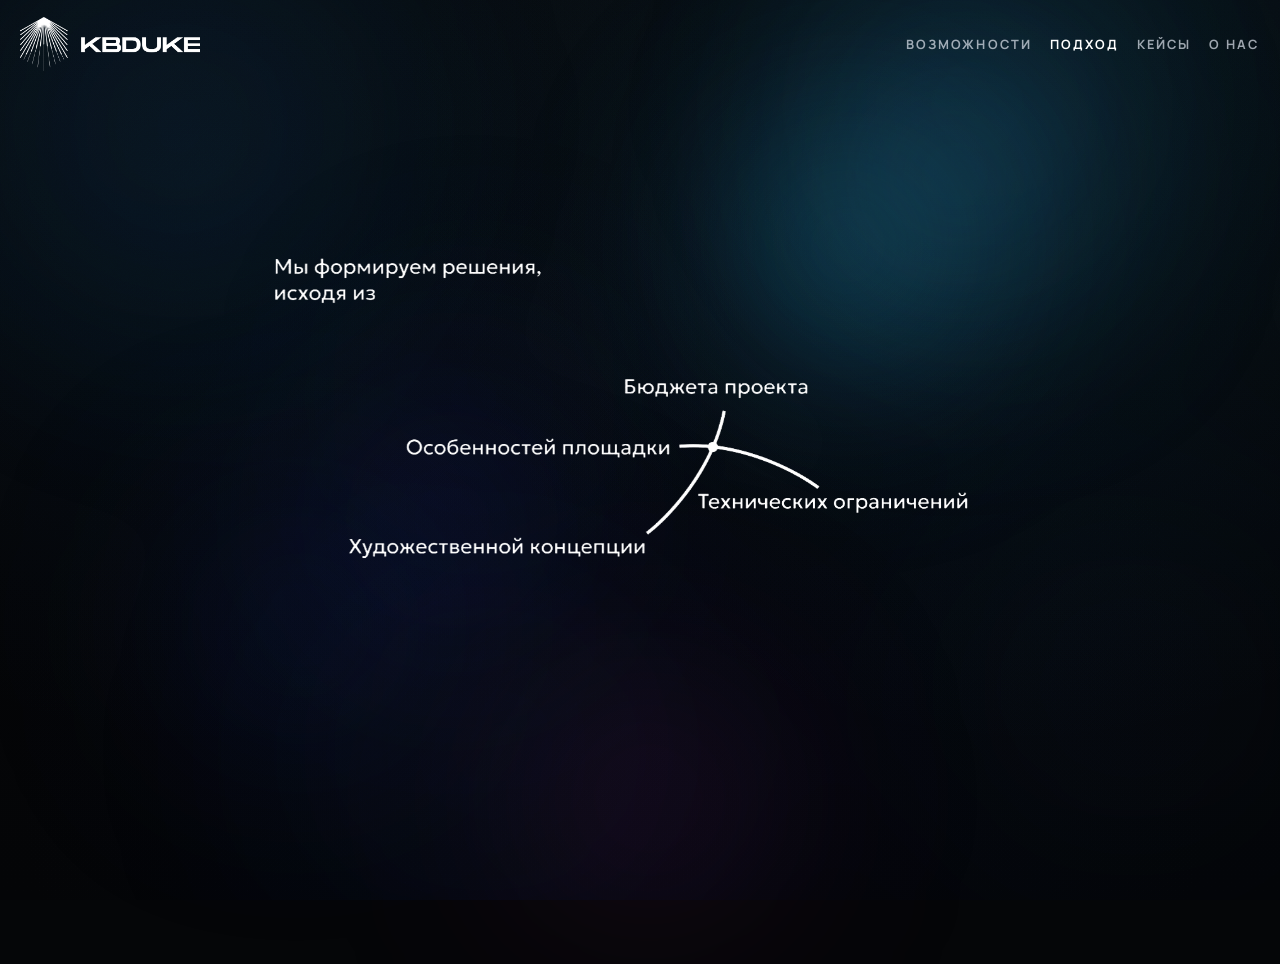
<file: pages/approach.html>
<!doctype html>
<html lang="ru">
  <head>
    <meta charset="UTF-8" />
    <meta name="viewport" content="width=device-width, initial-scale=1.0" />
    <title>KBDUKE | Студия комплексной реализации проектов</title>
    <meta name="description" content="Студия комплексной реализации проектов" />
    <link rel="canonical" href="https://alexloyd172-max.github.io/kbduke-light-studio-new-site/pages/approach.html" />
    <meta property="og:title" content="KBDUKE | Студия комплексной реализации проектов" />
    <meta property="og:description" content="Студия комплексной реализации проектов" />
    <meta property="og:type" content="website" />
    <meta property="og:site_name" content="KBDUKE" />
    <meta property="og:url" content="https://alexloyd172-max.github.io/kbduke-light-studio-new-site/pages/approach.html" />
    <meta property="og:image" content="https://alexloyd172-max.github.io/kbduke-light-studio-new-site/assets/brand/og-team-cover.jpg" />
    <meta property="og:image:width" content="1200" />
    <meta property="og:image:height" content="630" />
    <meta name="twitter:card" content="summary_large_image" />
    <meta name="twitter:title" content="KBDUKE | Студия комплексной реализации проектов" />
    <meta name="twitter:description" content="Студия комплексной реализации проектов" />
    <meta name="twitter:image" content="https://alexloyd172-max.github.io/kbduke-light-studio-new-site/assets/brand/og-team-cover.jpg" />
    <link rel="preconnect" href="https://fonts.googleapis.com" />
    <link rel="preconnect" href="https://fonts.gstatic.com" crossorigin />
    <link href="https://fonts.googleapis.com/css2?family=Manrope:wght@400;500;700;800&family=Sora:wght@500;600;700;800&display=swap" rel="stylesheet" />
    <link rel="stylesheet" href="../styles.css?v=20260403-6" />
  </head>
  <body class="page-approach">
    <a class="skip-link" href="#main">Перейти к содержимому</a>
    <div class="ambient-bg" aria-hidden="true"></div>
    <header class="topbar" id="top">
      <div class="container topbar__inner">
        <a class="brand" href="../index.html" aria-label="Перейти на главную страницу">
          <img class="brand__logo" src="../assets/brand/logo-main.webp" alt="Логотип KBDUKE" loading="eager" />
        </a>
        <button class="menu-toggle" type="button" aria-label="Открыть меню" aria-expanded="false">
          <span></span><span></span><span></span>
        </button>
        <nav class="menu" aria-label="Основная навигация">
          <a href="./capabilities.html">Возможности</a>
          <a href="./approach.html" aria-current="page">Подход</a>
          <a href="./cases.html">Кейсы</a>
          <a href="./about.html">О нас</a>
        </nav>
      </div>
    </header>
    <main id="main" class="approach-main">
      <section class="section approach-stage reveal">
        <div class="container approach-shell">
          <div class="approach-visual">
            <div class="solution-map solution-map--page">
              <div class="solution-map__ambient" aria-hidden="true">
                <span class="solution-map__orb solution-map__orb--a"></span>
                <span class="solution-map__orb solution-map__orb--b"></span>
                <span class="solution-map__orb solution-map__orb--c"></span>
                <span class="solution-map__orb solution-map__orb--d"></span>
              </div>
              <img
                class="solution-map__overlay solution-map__overlay--page"
                src="../assets/graphics/solution-map-overlay.png"
                alt="Мы формируем решения, исходя из бюджета проекта, особенностей площадки, технических ограничений и художественной концепции."
                loading="eager"
              />
            </div>
          </div>
        </div>
      </section>
    </main>
    <script src="../script.js?v=20260403-3"></script>
  </body>
</html>
</file>
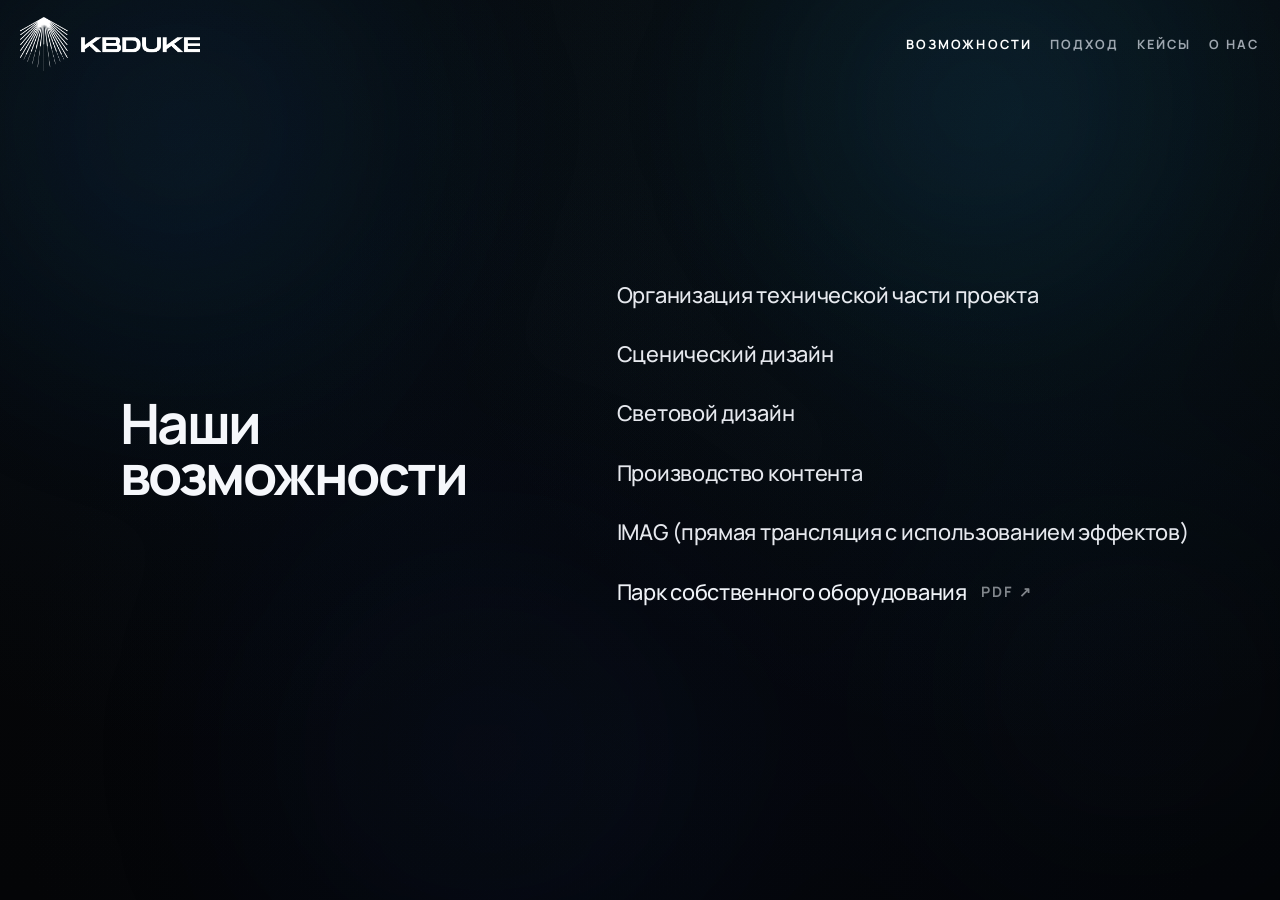
<file: pages/capabilities.html>
<!doctype html>
<html lang="ru">
  <head>
    <meta charset="UTF-8" />
    <meta name="viewport" content="width=device-width, initial-scale=1.0" />
    <title>KBDUKE | Студия комплексной реализации проектов</title>
    <meta name="description" content="Студия комплексной реализации проектов" />
    <link rel="canonical" href="https://alexloyd172-max.github.io/kbduke-light-studio-new-site/pages/capabilities.html" />
    <meta property="og:title" content="KBDUKE | Студия комплексной реализации проектов" />
    <meta property="og:description" content="Студия комплексной реализации проектов" />
    <meta property="og:type" content="website" />
    <meta property="og:site_name" content="KBDUKE" />
    <meta property="og:url" content="https://alexloyd172-max.github.io/kbduke-light-studio-new-site/pages/capabilities.html" />
    <meta property="og:image" content="https://alexloyd172-max.github.io/kbduke-light-studio-new-site/assets/brand/og-team-cover.jpg" />
    <meta property="og:image:width" content="1200" />
    <meta property="og:image:height" content="630" />
    <meta name="twitter:card" content="summary_large_image" />
    <meta name="twitter:title" content="KBDUKE | Студия комплексной реализации проектов" />
    <meta name="twitter:description" content="Студия комплексной реализации проектов" />
    <meta name="twitter:image" content="https://alexloyd172-max.github.io/kbduke-light-studio-new-site/assets/brand/og-team-cover.jpg" />
    <link rel="preconnect" href="https://fonts.googleapis.com" />
    <link rel="preconnect" href="https://fonts.gstatic.com" crossorigin />
    <link href="https://fonts.googleapis.com/css2?family=Manrope:wght@400;500;700;800&family=Sora:wght@500;600;700;800&display=swap" rel="stylesheet" />
    <link rel="stylesheet" href="../styles.css?v=20260413-3" />
  </head>
  <body class="page-capabilities">
    <a class="skip-link" href="#main">Перейти к содержимому</a>
    <div class="ambient-bg" aria-hidden="true"></div>
    <header class="topbar" id="top">
      <div class="container topbar__inner">
        <a class="brand" href="../index.html" aria-label="Перейти на главную страницу">
          <img class="brand__logo" src="../assets/brand/logo-main.webp" alt="Логотип KBDUKE" loading="eager" />
        </a>
        <button class="menu-toggle" type="button" aria-label="Открыть меню" aria-expanded="false">
          <span></span><span></span><span></span>
        </button>
        <nav class="menu" aria-label="Основная навигация">
          <a href="./capabilities.html" aria-current="page">Возможности</a>
          <a href="./approach.html">Подход</a>
          <a href="./cases.html">Кейсы</a>
          <a href="./about.html">О нас</a>
        </nav>
      </div>
    </header>
    <main id="main">
      <section class="section section--capabilities reveal">
        <div class="container capabilities capabilities--static">
          <div class="capabilities__intro">
            <h1>Наши возможности</h1>
          </div>
          <div class="capabilities-list" role="list" aria-label="Наши возможности">
            <div class="capabilities-item" role="listitem">
              <span class="capability-label">Организация технической части проекта</span>
            </div>
            <div class="capabilities-item" role="listitem">
              <span class="capability-label">Сценический дизайн</span>
            </div>
            <div class="capabilities-item" role="listitem">
              <span class="capability-label">Световой дизайн</span>
            </div>
            <div class="capabilities-item" role="listitem">
              <span class="capability-label">Производство контента</span>
            </div>
            <div class="capabilities-item" role="listitem">
              <span class="capability-label">IMAG (прямая трансляция с&nbsp;использованием эффектов)</span>
            </div>
            <div class="capabilities-item" role="listitem">
              <a
                class="capability-label capability-label--link"
                href="../assets/docs/kb-rent.pdf"
                target="_blank"
                rel="noopener noreferrer"
                aria-label="Открыть презентацию парка собственного оборудования в новой вкладке"
              >
                <span>Парк собственного оборудования</span>
                <span class="capability-link-meta">PDF ↗</span>
              </a>
            </div>
          </div>
        </div>
      </section>
    </main>
    <script src="../script.js?v=20260403-3"></script>
  </body>
</html>
</file>
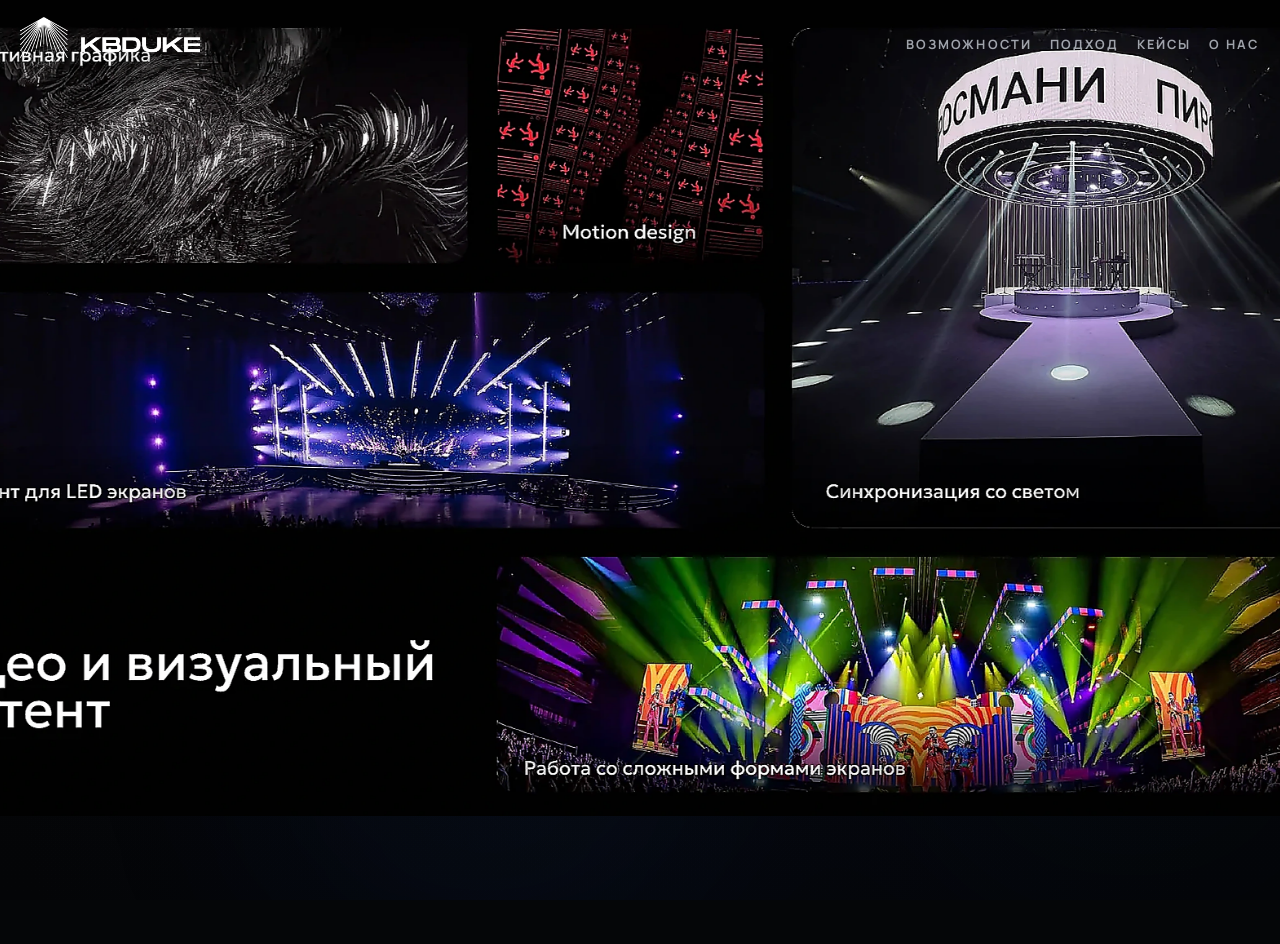
<file: pages/content-production.html>
<!doctype html>
<html lang="ru">
  <head>
    <meta charset="UTF-8" />
    <meta name="viewport" content="width=device-width, initial-scale=1.0" />
    <title>KBDUKE | Студия комплексной реализации проектов</title>
    <meta name="description" content="Студия комплексной реализации проектов" />
    <link rel="canonical" href="https://alexloyd172-max.github.io/kbduke-light-studio-new-site/pages/content-production.html" />
    <meta property="og:title" content="KBDUKE | Студия комплексной реализации проектов" />
    <meta property="og:description" content="Студия комплексной реализации проектов" />
    <meta property="og:type" content="website" />
    <meta property="og:site_name" content="KBDUKE" />
    <meta property="og:url" content="https://alexloyd172-max.github.io/kbduke-light-studio-new-site/pages/content-production.html" />
    <meta property="og:image" content="https://alexloyd172-max.github.io/kbduke-light-studio-new-site/assets/brand/og-team-cover.jpg" />
    <meta property="og:image:width" content="1200" />
    <meta property="og:image:height" content="630" />
    <meta name="twitter:card" content="summary_large_image" />
    <meta name="twitter:title" content="KBDUKE | Студия комплексной реализации проектов" />
    <meta name="twitter:description" content="Студия комплексной реализации проектов" />
    <meta name="twitter:image" content="https://alexloyd172-max.github.io/kbduke-light-studio-new-site/assets/brand/og-team-cover.jpg" />
    <link rel="preconnect" href="https://fonts.googleapis.com" />
    <link rel="preconnect" href="https://fonts.gstatic.com" crossorigin />
    <link href="https://fonts.googleapis.com/css2?family=Manrope:wght@400;500;700;800&family=Sora:wght@500;600;700;800&display=swap" rel="stylesheet" />
    <link rel="stylesheet" href="../styles.css?v=20260403-6" />
  </head>
  <body class="page-content-production">
    <a class="skip-link" href="#main">Перейти к содержимому</a>
    <div class="ambient-bg" aria-hidden="true"></div>
    <header class="topbar" id="top">
      <div class="container topbar__inner">
        <a class="brand" href="../index.html" aria-label="Перейти на главную страницу">
          <img class="brand__logo" src="../assets/brand/logo-main.webp" alt="Логотип KBDUKE" loading="eager" />
        </a>
        <button class="menu-toggle" type="button" aria-label="Открыть меню" aria-expanded="false">
          <span></span><span></span><span></span>
        </button>
        <nav class="menu" aria-label="Основная навигация">
          <a href="./capabilities.html">Возможности</a>
          <a href="./approach.html">Подход</a>
          <a href="./cases.html">Кейсы</a>
          <a href="./about.html">О нас</a>
        </nav>
      </div>
    </header>
    <main id="main" class="slide-page-main">
      <!-- На подстранице оставляем только оригинальный слайд без поясняющего текста. -->
      <section class="section slide-page reveal">
        <div class="container slide-page__container">
          <figure class="slide-page__frame">
            <img class="slide-page__image" src="../assets/slides/full/slide-11.webp?v=20260331-slides-2" alt="Производство контента KBDUKE" loading="eager" />
          </figure>
        </div>
      </section>
    </main>
    <script src="../script.js?v=20260403-3"></script>
  </body>
</html>
</file>
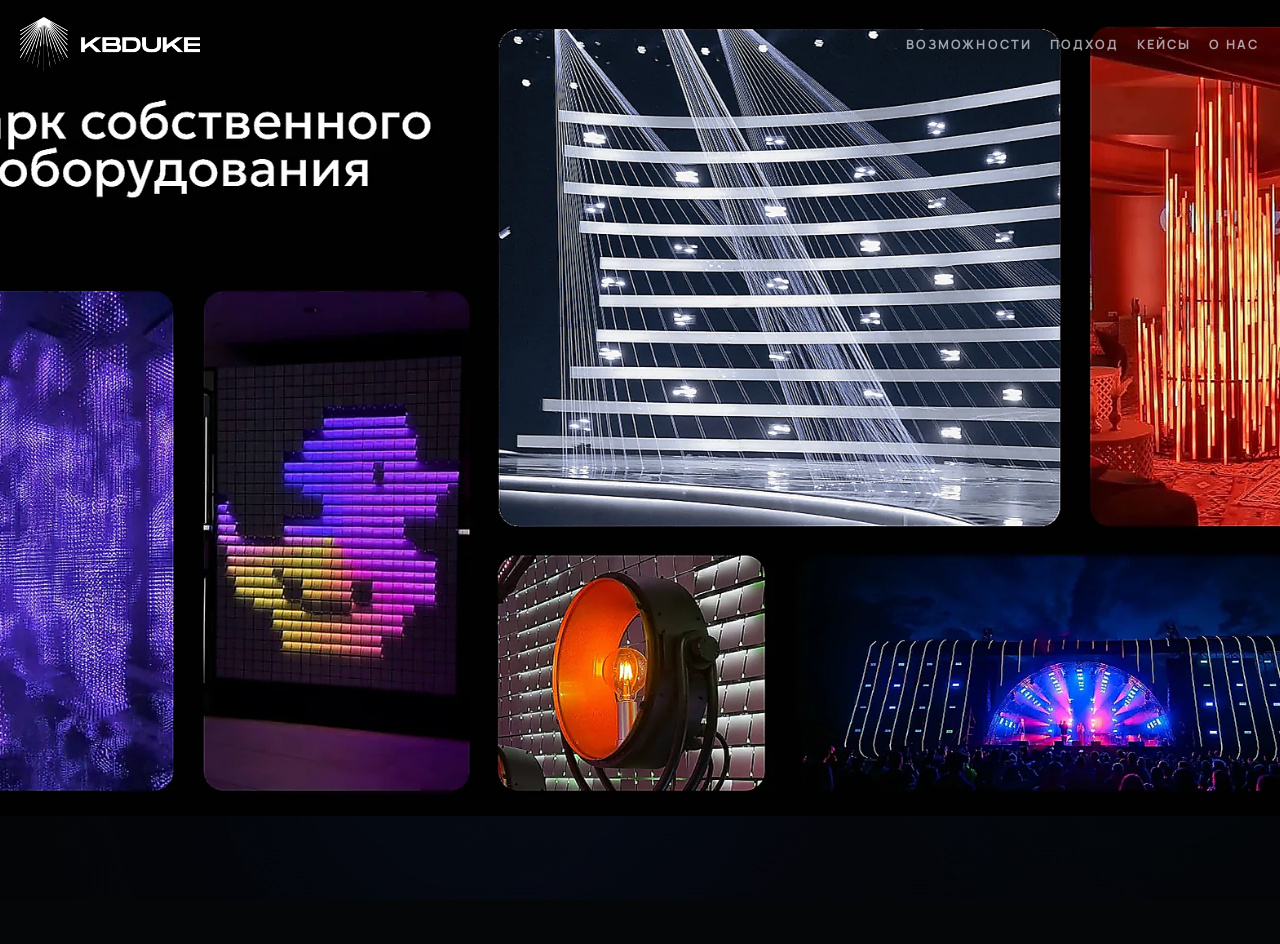
<file: pages/equipment.html>
<!doctype html>
<html lang="ru">
  <head>
    <meta charset="UTF-8" />
    <meta name="viewport" content="width=device-width, initial-scale=1.0" />
    <title>KBDUKE | Студия комплексной реализации проектов</title>
    <meta name="description" content="Студия комплексной реализации проектов" />
    <link rel="canonical" href="https://alexloyd172-max.github.io/kbduke-light-studio-new-site/pages/equipment.html" />
    <meta property="og:title" content="KBDUKE | Студия комплексной реализации проектов" />
    <meta property="og:description" content="Студия комплексной реализации проектов" />
    <meta property="og:type" content="website" />
    <meta property="og:site_name" content="KBDUKE" />
    <meta property="og:url" content="https://alexloyd172-max.github.io/kbduke-light-studio-new-site/pages/equipment.html" />
    <meta property="og:image" content="https://alexloyd172-max.github.io/kbduke-light-studio-new-site/assets/brand/og-team-cover.jpg" />
    <meta property="og:image:width" content="1200" />
    <meta property="og:image:height" content="630" />
    <meta name="twitter:card" content="summary_large_image" />
    <meta name="twitter:title" content="KBDUKE | Студия комплексной реализации проектов" />
    <meta name="twitter:description" content="Студия комплексной реализации проектов" />
    <meta name="twitter:image" content="https://alexloyd172-max.github.io/kbduke-light-studio-new-site/assets/brand/og-team-cover.jpg" />
    <link rel="preconnect" href="https://fonts.googleapis.com" />
    <link rel="preconnect" href="https://fonts.gstatic.com" crossorigin />
    <link href="https://fonts.googleapis.com/css2?family=Manrope:wght@400;500;700;800&family=Sora:wght@500;600;700;800&display=swap" rel="stylesheet" />
    <link rel="stylesheet" href="../styles.css?v=20260403-6" />
  </head>
  <body class="page-equipment">
    <a class="skip-link" href="#main">Перейти к содержимому</a>
    <div class="ambient-bg" aria-hidden="true"></div>
    <header class="topbar" id="top">
      <div class="container topbar__inner">
        <a class="brand" href="../index.html" aria-label="Перейти на главную страницу">
          <img class="brand__logo" src="../assets/brand/logo-main.webp" alt="Логотип KBDUKE" loading="eager" />
        </a>
        <button class="menu-toggle" type="button" aria-label="Открыть меню" aria-expanded="false">
          <span></span><span></span><span></span>
        </button>
        <nav class="menu" aria-label="Основная навигация">
          <a href="./capabilities.html">Возможности</a>
          <a href="./approach.html">Подход</a>
          <a href="./cases.html">Кейсы</a>
          <a href="./about.html">О нас</a>
        </nav>
      </div>
    </header>
    <main id="main" class="slide-page-main">
      <!-- На подстранице оставляем только оригинальный слайд без поясняющего текста. -->
      <section class="section slide-page reveal">
        <div class="container slide-page__container">
          <figure class="slide-page__frame">
            <img class="slide-page__image" src="../assets/slides/full/slide-10.webp?v=20260331-slides-2" alt="Парк оборудования KBDUKE" loading="eager" />
          </figure>
        </div>
      </section>
    </main>
    <script src="../script.js?v=20260403-3"></script>
  </body>
</html>
</file>
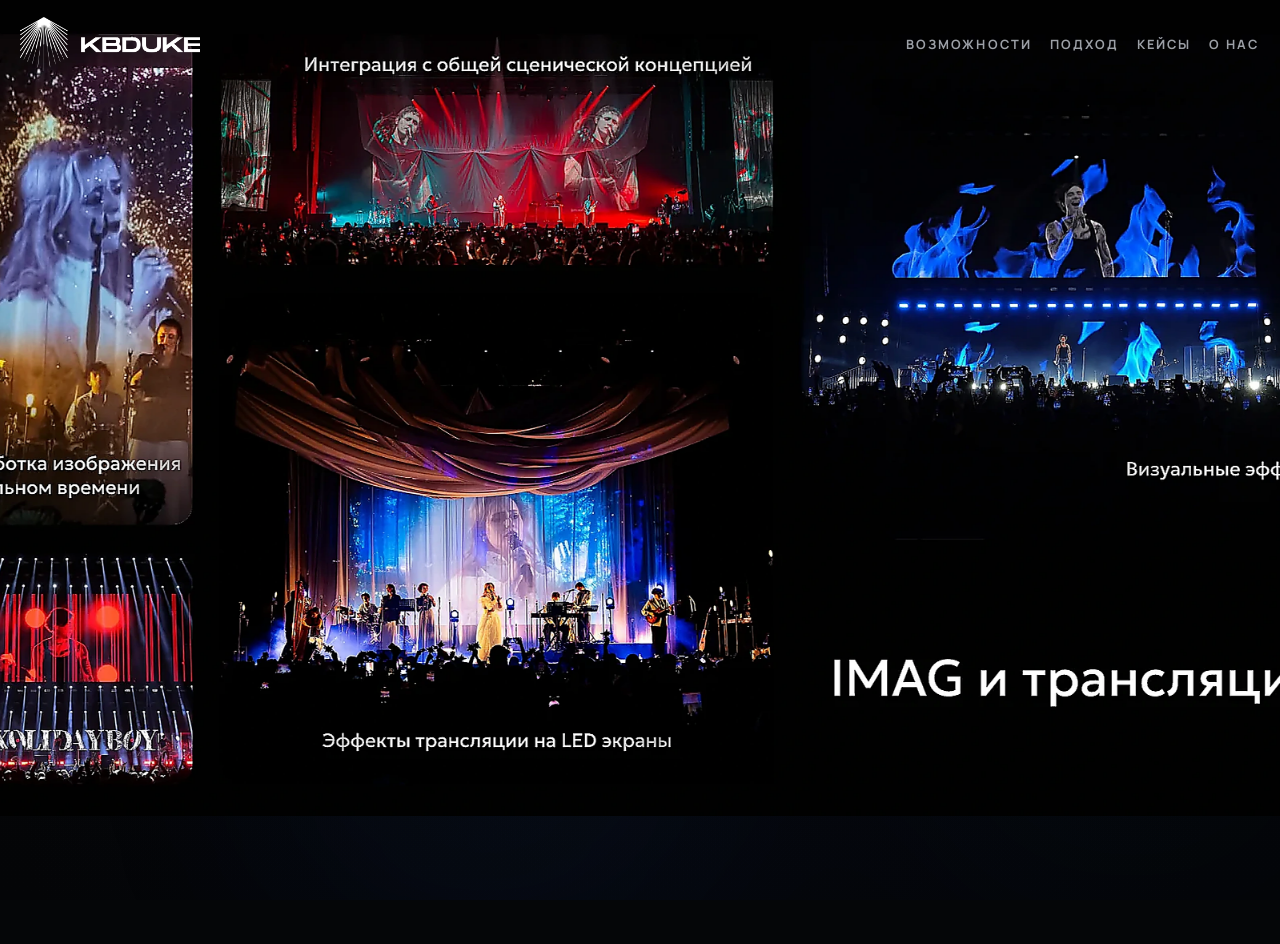
<file: pages/imag.html>
<!doctype html>
<html lang="ru">
  <head>
    <meta charset="UTF-8" />
    <meta name="viewport" content="width=device-width, initial-scale=1.0" />
    <title>KBDUKE | Студия комплексной реализации проектов</title>
    <meta name="description" content="Студия комплексной реализации проектов" />
    <link rel="canonical" href="https://alexloyd172-max.github.io/kbduke-light-studio-new-site/pages/imag.html" />
    <meta property="og:title" content="KBDUKE | Студия комплексной реализации проектов" />
    <meta property="og:description" content="Студия комплексной реализации проектов" />
    <meta property="og:type" content="website" />
    <meta property="og:site_name" content="KBDUKE" />
    <meta property="og:url" content="https://alexloyd172-max.github.io/kbduke-light-studio-new-site/pages/imag.html" />
    <meta property="og:image" content="https://alexloyd172-max.github.io/kbduke-light-studio-new-site/assets/brand/og-team-cover.jpg" />
    <meta property="og:image:width" content="1200" />
    <meta property="og:image:height" content="630" />
    <meta name="twitter:card" content="summary_large_image" />
    <meta name="twitter:title" content="KBDUKE | Студия комплексной реализации проектов" />
    <meta name="twitter:description" content="Студия комплексной реализации проектов" />
    <meta name="twitter:image" content="https://alexloyd172-max.github.io/kbduke-light-studio-new-site/assets/brand/og-team-cover.jpg" />
    <link rel="preconnect" href="https://fonts.googleapis.com" />
    <link rel="preconnect" href="https://fonts.gstatic.com" crossorigin />
    <link href="https://fonts.googleapis.com/css2?family=Manrope:wght@400;500;700;800&family=Sora:wght@500;600;700;800&display=swap" rel="stylesheet" />
    <link rel="stylesheet" href="../styles.css?v=20260403-6" />
  </head>
  <body class="page-imag">
    <a class="skip-link" href="#main">Перейти к содержимому</a>
    <div class="ambient-bg" aria-hidden="true"></div>
    <header class="topbar" id="top">
      <div class="container topbar__inner">
        <a class="brand" href="../index.html" aria-label="Перейти на главную страницу">
          <img class="brand__logo" src="../assets/brand/logo-main.webp" alt="Логотип KBDUKE" loading="eager" />
        </a>
        <button class="menu-toggle" type="button" aria-label="Открыть меню" aria-expanded="false">
          <span></span><span></span><span></span>
        </button>
        <nav class="menu" aria-label="Основная навигация">
          <a href="./capabilities.html">Возможности</a>
          <a href="./approach.html">Подход</a>
          <a href="./cases.html">Кейсы</a>
          <a href="./about.html">О нас</a>
        </nav>
      </div>
    </header>
    <main id="main" class="slide-page-main">
      <!-- На подстранице оставляем только оригинальный слайд без поясняющего текста. -->
      <section class="section slide-page reveal">
        <div class="container slide-page__container">
          <figure class="slide-page__frame">
            <img class="slide-page__image" src="../assets/slides/full/slide-12.webp?v=20260331-slides-2" alt="IMAG и live-системы KBDUKE" loading="eager" />
          </figure>
        </div>
      </section>
    </main>
    <script src="../script.js?v=20260403-3"></script>
  </body>
</html>
</file>
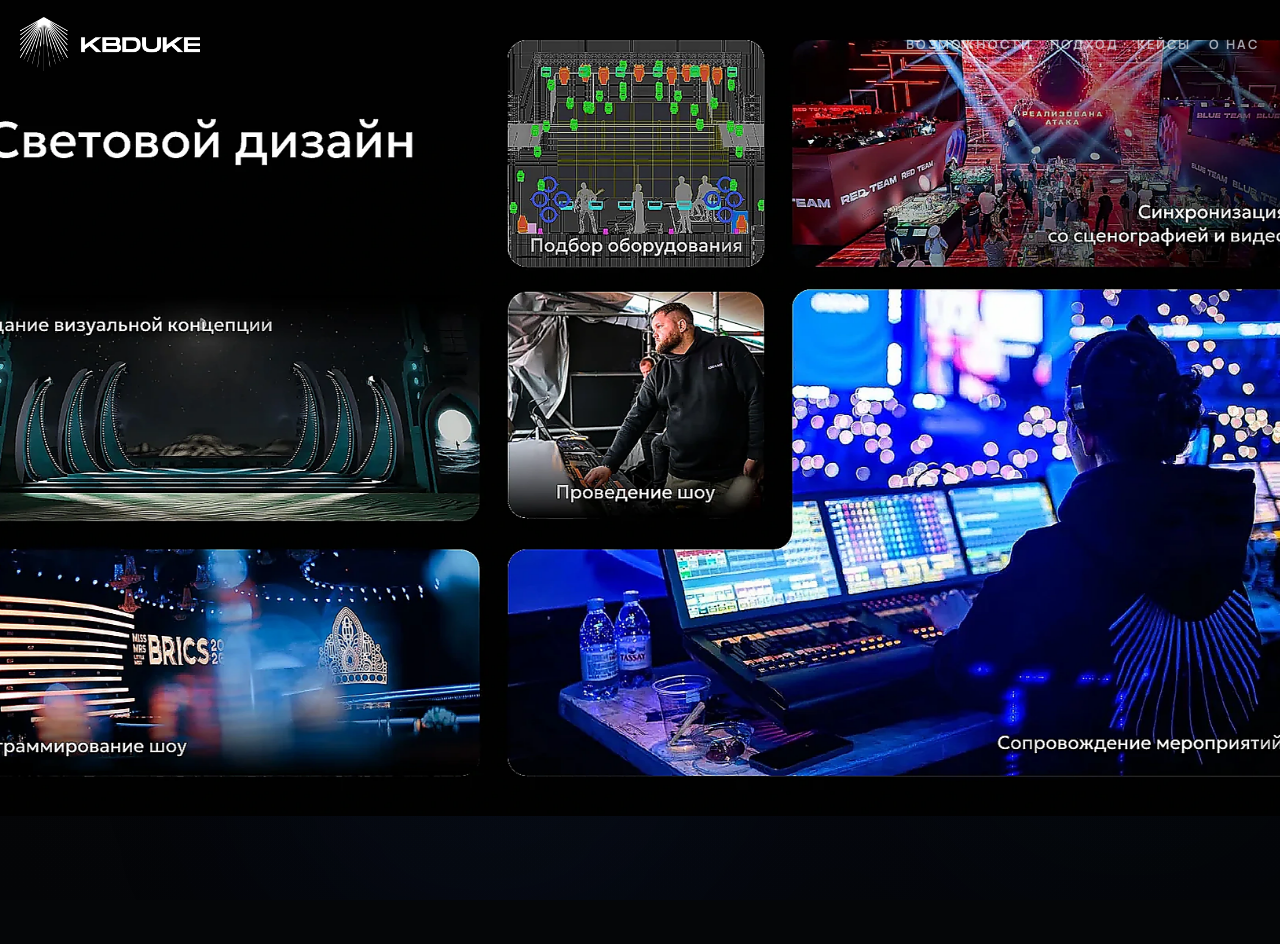
<file: pages/lighting-design.html>
<!doctype html>
<html lang="ru">
  <head>
    <meta charset="UTF-8" />
    <meta name="viewport" content="width=device-width, initial-scale=1.0" />
    <title>KBDUKE | Студия комплексной реализации проектов</title>
    <meta name="description" content="Студия комплексной реализации проектов" />
    <link rel="canonical" href="https://alexloyd172-max.github.io/kbduke-light-studio-new-site/pages/lighting-design.html" />
    <meta property="og:title" content="KBDUKE | Студия комплексной реализации проектов" />
    <meta property="og:description" content="Студия комплексной реализации проектов" />
    <meta property="og:type" content="website" />
    <meta property="og:site_name" content="KBDUKE" />
    <meta property="og:url" content="https://alexloyd172-max.github.io/kbduke-light-studio-new-site/pages/lighting-design.html" />
    <meta property="og:image" content="https://alexloyd172-max.github.io/kbduke-light-studio-new-site/assets/brand/og-team-cover.jpg" />
    <meta property="og:image:width" content="1200" />
    <meta property="og:image:height" content="630" />
    <meta name="twitter:card" content="summary_large_image" />
    <meta name="twitter:title" content="KBDUKE | Студия комплексной реализации проектов" />
    <meta name="twitter:description" content="Студия комплексной реализации проектов" />
    <meta name="twitter:image" content="https://alexloyd172-max.github.io/kbduke-light-studio-new-site/assets/brand/og-team-cover.jpg" />
    <link rel="preconnect" href="https://fonts.googleapis.com" />
    <link rel="preconnect" href="https://fonts.gstatic.com" crossorigin />
    <link href="https://fonts.googleapis.com/css2?family=Manrope:wght@400;500;700;800&family=Sora:wght@500;600;700;800&display=swap" rel="stylesheet" />
    <link rel="stylesheet" href="../styles.css?v=20260403-6" />
  </head>
  <body class="page-lighting-design">
    <a class="skip-link" href="#main">Перейти к содержимому</a>
    <div class="ambient-bg" aria-hidden="true"></div>
    <header class="topbar" id="top">
      <div class="container topbar__inner">
        <a class="brand" href="../index.html" aria-label="Перейти на главную страницу">
          <img class="brand__logo" src="../assets/brand/logo-main.webp" alt="Логотип KBDUKE" loading="eager" />
        </a>
        <button class="menu-toggle" type="button" aria-label="Открыть меню" aria-expanded="false">
          <span></span><span></span><span></span>
        </button>
        <nav class="menu" aria-label="Основная навигация">
          <a href="./capabilities.html">Возможности</a>
          <a href="./approach.html">Подход</a>
          <a href="./cases.html">Кейсы</a>
          <a href="./about.html">О нас</a>
        </nav>
      </div>
    </header>
    <main id="main" class="slide-page-main">
      <!-- На подстранице оставляем только оригинальный слайд без поясняющего текста. -->
      <section class="section slide-page reveal">
        <div class="container slide-page__container">
          <figure class="slide-page__frame">
            <img class="slide-page__image" src="../assets/slides/full/slide-08.webp?v=20260331-slides-2" alt="Световой дизайн KBDUKE" loading="eager" />
          </figure>
        </div>
      </section>
    </main>
    <script src="../script.js?v=20260403-3"></script>
  </body>
</html>
</file>
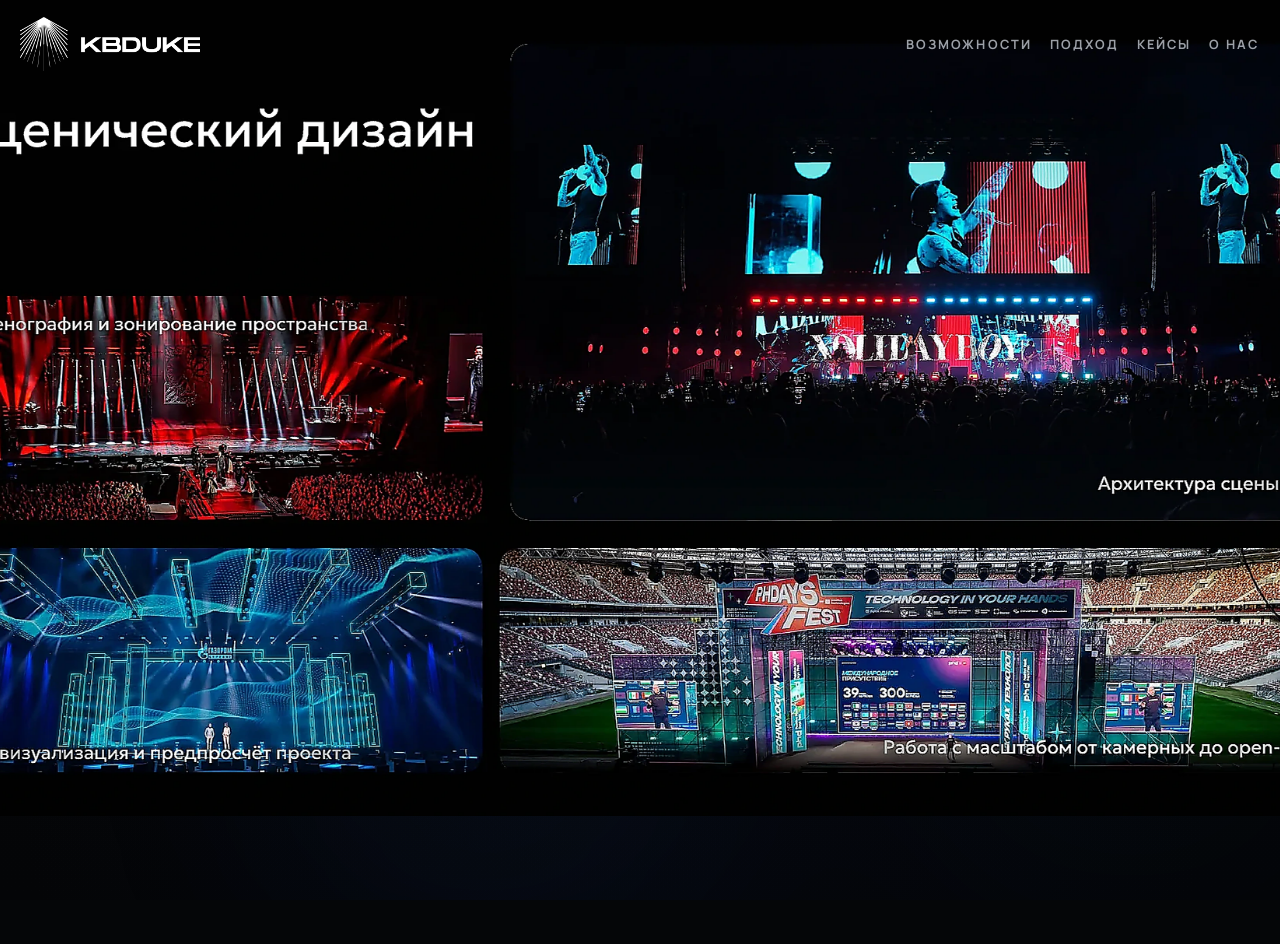
<file: pages/stage-design.html>
<!doctype html>
<html lang="ru">
  <head>
    <meta charset="UTF-8" />
    <meta name="viewport" content="width=device-width, initial-scale=1.0" />
    <title>KBDUKE | Студия комплексной реализации проектов</title>
    <meta name="description" content="Студия комплексной реализации проектов" />
    <link rel="canonical" href="https://alexloyd172-max.github.io/kbduke-light-studio-new-site/pages/stage-design.html" />
    <meta property="og:title" content="KBDUKE | Студия комплексной реализации проектов" />
    <meta property="og:description" content="Студия комплексной реализации проектов" />
    <meta property="og:type" content="website" />
    <meta property="og:site_name" content="KBDUKE" />
    <meta property="og:url" content="https://alexloyd172-max.github.io/kbduke-light-studio-new-site/pages/stage-design.html" />
    <meta property="og:image" content="https://alexloyd172-max.github.io/kbduke-light-studio-new-site/assets/brand/og-team-cover.jpg" />
    <meta property="og:image:width" content="1200" />
    <meta property="og:image:height" content="630" />
    <meta name="twitter:card" content="summary_large_image" />
    <meta name="twitter:title" content="KBDUKE | Студия комплексной реализации проектов" />
    <meta name="twitter:description" content="Студия комплексной реализации проектов" />
    <meta name="twitter:image" content="https://alexloyd172-max.github.io/kbduke-light-studio-new-site/assets/brand/og-team-cover.jpg" />
    <link rel="preconnect" href="https://fonts.googleapis.com" />
    <link rel="preconnect" href="https://fonts.gstatic.com" crossorigin />
    <link href="https://fonts.googleapis.com/css2?family=Manrope:wght@400;500;700;800&family=Sora:wght@500;600;700;800&display=swap" rel="stylesheet" />
    <link rel="stylesheet" href="../styles.css?v=20260403-6" />
  </head>
  <body class="page-stage-design">
    <a class="skip-link" href="#main">Перейти к содержимому</a>
    <div class="ambient-bg" aria-hidden="true"></div>
    <header class="topbar" id="top">
      <div class="container topbar__inner">
        <a class="brand" href="../index.html" aria-label="Перейти на главную страницу">
          <img class="brand__logo" src="../assets/brand/logo-main.webp" alt="Логотип KBDUKE" loading="eager" />
        </a>
        <button class="menu-toggle" type="button" aria-label="Открыть меню" aria-expanded="false">
          <span></span><span></span><span></span>
        </button>
        <nav class="menu" aria-label="Основная навигация">
          <a href="./capabilities.html">Возможности</a>
          <a href="./approach.html">Подход</a>
          <a href="./cases.html">Кейсы</a>
          <a href="./about.html">О нас</a>
        </nav>
      </div>
    </header>
    <main id="main" class="slide-page-main">
      <!-- На подстранице оставляем только оригинальный слайд без поясняющего текста. -->
      <section class="section slide-page reveal">
        <div class="container slide-page__container">
          <figure class="slide-page__frame">
            <img class="slide-page__image" src="../assets/slides/full/slide-07.webp?v=20260331-slides-2" alt="Сценический дизайн KBDUKE" loading="eager" />
          </figure>
        </div>
      </section>
    </main>
    <script src="../script.js?v=20260403-3"></script>
  </body>
</html>
</file>
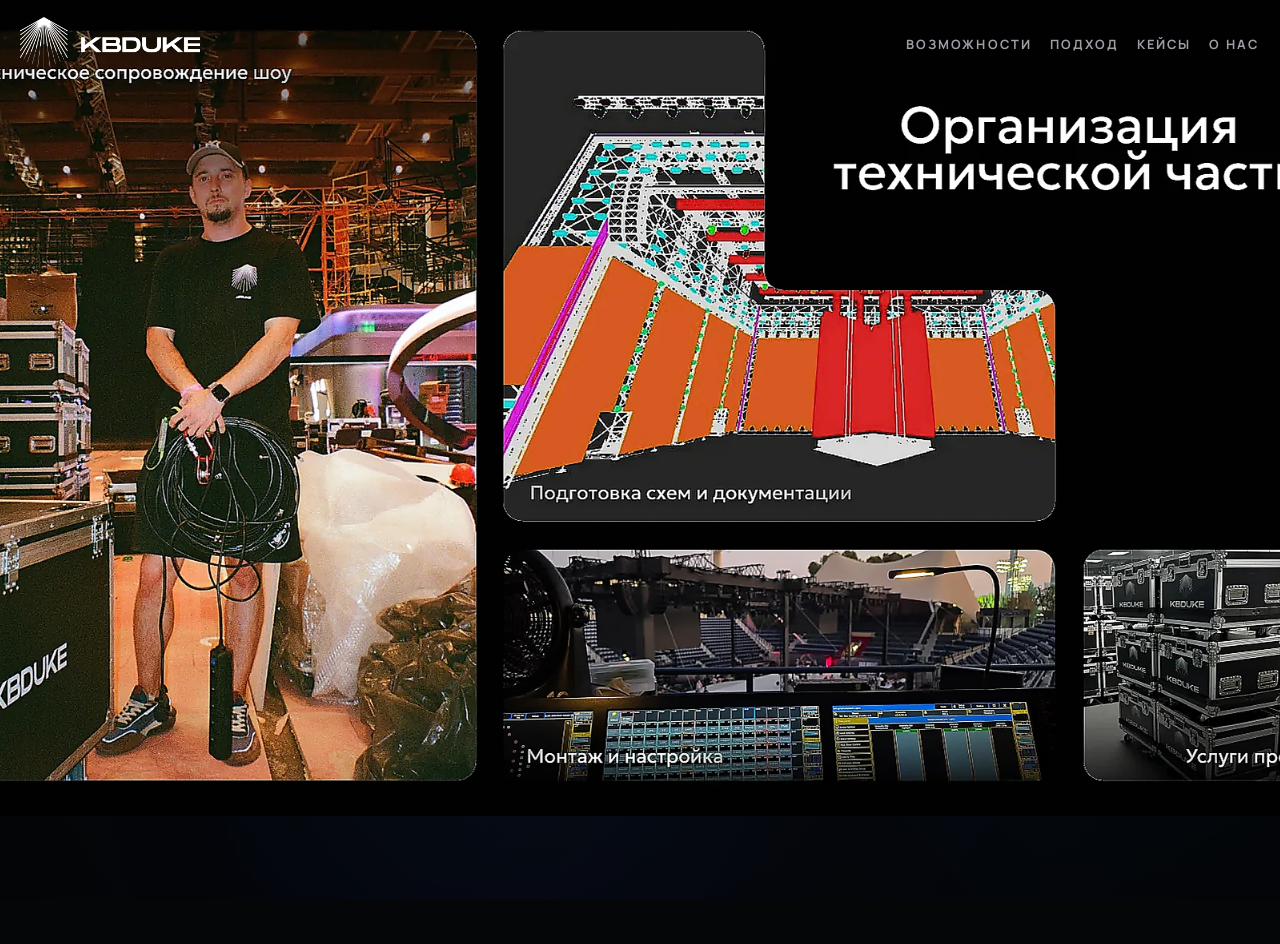
<file: pages/technical-production.html>
<!doctype html>
<html lang="ru">
  <head>
    <meta charset="UTF-8" />
    <meta name="viewport" content="width=device-width, initial-scale=1.0" />
    <title>KBDUKE | Студия комплексной реализации проектов</title>
    <meta name="description" content="Студия комплексной реализации проектов" />
    <link rel="canonical" href="https://alexloyd172-max.github.io/kbduke-light-studio-new-site/pages/technical-production.html" />
    <meta property="og:title" content="KBDUKE | Студия комплексной реализации проектов" />
    <meta property="og:description" content="Студия комплексной реализации проектов" />
    <meta property="og:type" content="website" />
    <meta property="og:site_name" content="KBDUKE" />
    <meta property="og:url" content="https://alexloyd172-max.github.io/kbduke-light-studio-new-site/pages/technical-production.html" />
    <meta property="og:image" content="https://alexloyd172-max.github.io/kbduke-light-studio-new-site/assets/brand/og-team-cover.jpg" />
    <meta property="og:image:width" content="1200" />
    <meta property="og:image:height" content="630" />
    <meta name="twitter:card" content="summary_large_image" />
    <meta name="twitter:title" content="KBDUKE | Студия комплексной реализации проектов" />
    <meta name="twitter:description" content="Студия комплексной реализации проектов" />
    <meta name="twitter:image" content="https://alexloyd172-max.github.io/kbduke-light-studio-new-site/assets/brand/og-team-cover.jpg" />
    <link rel="preconnect" href="https://fonts.googleapis.com" />
    <link rel="preconnect" href="https://fonts.gstatic.com" crossorigin />
    <link href="https://fonts.googleapis.com/css2?family=Manrope:wght@400;500;700;800&family=Sora:wght@500;600;700;800&display=swap" rel="stylesheet" />
    <link rel="stylesheet" href="../styles.css?v=20260403-6" />
  </head>
  <body class="page-technical-production">
    <a class="skip-link" href="#main">Перейти к содержимому</a>
    <div class="ambient-bg" aria-hidden="true"></div>
    <header class="topbar" id="top">
      <div class="container topbar__inner">
        <a class="brand" href="../index.html" aria-label="Перейти на главную страницу">
          <img class="brand__logo" src="../assets/brand/logo-main.webp" alt="Логотип KBDUKE" loading="eager" />
        </a>
        <button class="menu-toggle" type="button" aria-label="Открыть меню" aria-expanded="false">
          <span></span><span></span><span></span>
        </button>
        <nav class="menu" aria-label="Основная навигация">
          <a href="./capabilities.html">Возможности</a>
          <a href="./approach.html">Подход</a>
          <a href="./cases.html">Кейсы</a>
          <a href="./about.html">О нас</a>
        </nav>
      </div>
    </header>
    <main id="main" class="slide-page-main">
      <!-- На подстранице оставляем только оригинальный слайд без поясняющего текста. -->
      <section class="section slide-page reveal">
        <div class="container slide-page__container">
          <figure class="slide-page__frame">
            <img class="slide-page__image" src="../assets/slides/full/slide-09.webp?v=20260331-slides-2" alt="Технический продакшн KBDUKE" loading="eager" />
          </figure>
        </div>
      </section>
    </main>
    <script src="../script.js?v=20260403-3"></script>
  </body>
</html>
</file>
<file: styles.css>
/* -------------------------------------------------------------------------- */
/* Базовые переменные темы: монохромная палитра, тени и размеры контейнеров. */
/* -------------------------------------------------------------------------- */
:root {
  --bg-base: #050608;
  --bg-elevated: rgba(12, 15, 19, 0.9);
  --bg-soft: rgba(15, 18, 23, 0.82);
  --bg-surface: rgba(9, 11, 14, 0.94);
  --stroke: rgba(255, 255, 255, 0.12);
  --stroke-strong: rgba(255, 255, 255, 0.24);
  --text-main: #f5f7fb;
  --text-soft: rgba(230, 235, 244, 0.74);
  --text-muted: rgba(202, 209, 220, 0.52);
  --accent: #7fd6ff;
  --shadow: 0 30px 80px rgba(0, 0, 0, 0.42);
  --radius: 30px;
  --radius-small: 18px;
  --container: min(1520px, calc(100vw - 72px));
}

/* -------------------------------------------------------------------------- */
/* Сброс модели коробки и базовых отступов.                                   */
/* -------------------------------------------------------------------------- */
*,
*::before,
*::after {
  box-sizing: border-box;
}

html {
  scroll-behavior: smooth;
}

body {
  margin: 0;
  font-family: "Manrope", "Helvetica Neue", sans-serif;
  color: var(--text-main);
  background: var(--bg-base);
  line-height: 1.6;
}

.page-home {
  overflow: hidden;
}

.page-home main {
  height: 100svh;
}

.page-approach {
  overflow: hidden;
}

img,
video {
  max-width: 100%;
}

a,
button,
input,
select,
textarea {
  font: inherit;
}

/* -------------------------------------------------------------------------- */
/* Skip-link скрыт до фокуса и помогает в навигации с клавиатуры.             */
/* -------------------------------------------------------------------------- */
.skip-link {
  position: absolute;
  left: 16px;
  top: 16px;
  z-index: 50;
  padding: 10px 14px;
  border-radius: 999px;
  background: #ffffff;
  color: #0a0a0a;
  transform: translateY(-200%);
  transition: transform 0.14s ease;
}

.skip-link:focus {
  transform: translateY(0);
}

/* -------------------------------------------------------------------------- */
/* Фоновый слой задает глубину без яркого цветового шума.                     */
/* -------------------------------------------------------------------------- */
.ambient-bg {
  position: fixed;
  inset: 0;
  z-index: -2;
  overflow: hidden;
  pointer-events: none;
  background:
    radial-gradient(circle at 16% 20%, rgba(14, 58, 96, 0.16), transparent 34%),
    radial-gradient(circle at 80% 14%, rgba(24, 114, 160, 0.12), transparent 36%),
    radial-gradient(circle at 48% 84%, rgba(15, 30, 64, 0.14), transparent 42%),
    linear-gradient(180deg, #07090b 0%, #050608 60%, #040507 100%);
  background-size: 128% 128%, 134% 134%, 142% 142%, 100% 100%;
  background-position: 16% 20%, 80% 14%, 48% 84%, 0 0;
  animation: ambient-bg-drift 28s ease-in-out infinite alternate;
}

.ambient-bg::before,
.ambient-bg::after {
  content: "";
  position: absolute;
  inset: -10%;
  pointer-events: none;
  will-change: transform, opacity, border-radius, background-position;
}

.ambient-bg::before {
  background:
    radial-gradient(circle at 20% 20%, rgba(20, 82, 134, 0.18), transparent 24%),
    radial-gradient(circle at 72% 18%, rgba(28, 128, 184, 0.15), transparent 22%),
    radial-gradient(circle at 40% 78%, rgba(18, 36, 82, 0.18), transparent 28%),
    radial-gradient(circle at 82% 72%, rgba(22, 48, 92, 0.12), transparent 24%);
  filter: blur(68px);
  opacity: 0.76;
  animation: solution-map-lava-a 26s ease-in-out infinite alternate;
}

.ambient-bg::after {
  inset: 0;
  background-image: url("data:image/svg+xml,%3Csvg xmlns='http://www.w3.org/2000/svg' width='220' height='220' viewBox='0 0 220 220'%3E%3Cfilter id='n'%3E%3CfeTurbulence type='fractalNoise' baseFrequency='0.85' numOctaves='2' stitchTiles='stitch'/%3E%3C/filter%3E%3Crect width='220' height='220' filter='url(%23n)' opacity='1'/%3E%3C/svg%3E");
  background-size: 220px 220px;
  background-repeat: repeat;
  opacity: 0.05;
  mix-blend-mode: soft-light;
  animation: ambient-grain-shift 12s steps(6) infinite;
}

@keyframes ambient-bg-drift {
  0% {
    background-position: 14% 18%, 82% 14%, 50% 84%, 0 0;
  }

  50% {
    background-position: 18% 23%, 76% 18%, 54% 80%, 0 0;
  }

  100% {
    background-position: 12% 26%, 82% 10%, 46% 88%, 0 0;
  }
}

@keyframes ambient-grain-shift {
  0% {
    transform: translate3d(0, 0, 0);
  }

  25% {
    transform: translate3d(-1.2%, 0.8%, 0);
  }

  50% {
    transform: translate3d(0.8%, -0.8%, 0);
  }

  75% {
    transform: translate3d(-0.6%, 1%, 0);
  }

  100% {
    transform: translate3d(0, 0, 0);
  }
}

.container {
  width: var(--container);
  margin-inline: auto;
}

h1,
h2,
h3 {
  margin: 0;
  font-family: "Sora", "Manrope", sans-serif;
  letter-spacing: -0.04em;
  line-height: 1.04;
}

h1 {
  font-size: clamp(3rem, 5.8vw, 6rem);
  max-width: 10.5ch;
}

h2 {
  font-size: clamp(2.2rem, 3.6vw, 4rem);
}

h3 {
  font-size: clamp(1.15rem, 1.4vw, 1.45rem);
}

p {
  margin: 0;
}

.lead {
  color: var(--text-soft);
  font-size: clamp(1rem, 1.15vw, 1.18rem);
  max-width: 36ch;
}

.eyebrow {
  margin: 0 0 14px;
  color: var(--text-muted);
  font-size: 0.8rem;
  font-weight: 700;
  letter-spacing: 0.12em;
  text-transform: uppercase;
}

.section {
  position: relative;
  padding: clamp(88px, 10vw, 140px) 0;
}

.section--gradient .container {
  padding: clamp(28px, 4vw, 42px);
  border: 1px solid var(--stroke);
  border-radius: var(--radius);
  background: linear-gradient(180deg, rgba(20, 20, 20, 0.92), rgba(9, 9, 9, 0.96));
  box-shadow: var(--shadow);
}

.section-heading {
  display: grid;
  gap: 14px;
  margin-bottom: 28px;
}

.section-heading--split {
  grid-template-columns: minmax(0, 1fr) auto;
  align-items: end;
  gap: 20px;
}

.text-link {
  color: #ffffff;
  text-decoration: none;
  font-weight: 700;
  border-bottom: 1px solid rgba(255, 255, 255, 0.26);
}

/* -------------------------------------------------------------------------- */
/* Верхняя панель остается липкой и визуально нейтральной.                    */
/* -------------------------------------------------------------------------- */
.topbar {
  position: fixed;
  inset: 0 0 auto;
  z-index: 30;
  border-bottom: 1px solid transparent;
  background: transparent;
  backdrop-filter: none;
  transition: background-color 0.24s ease, border-color 0.24s ease, backdrop-filter 0.24s ease;
}

.topbar .container {
  width: 100%;
  margin-inline: auto;
}

.topbar__inner {
  min-height: 88px;
  width: 100%;
  flex-direction: row;
  align-items: center;
  justify-content: space-between;
  display: flex;
  gap: 20px;
  padding-top: 0;
  padding-inline: clamp(18px, 1.6vw, 28px);
}

.brand {
  display: inline-flex;
  align-items: center;
}

.brand__logo {
  width: clamp(150px, 14vw, 218px);
  height: auto;
  display: block;
}

.menu {
  display: flex;
  align-items: center;
  gap: 18px;
  margin-left: auto;
  justify-content: flex-end;
}

.menu a {
  color: var(--text-soft);
  text-decoration: none;
  font-size: 0.8rem;
  font-weight: 700;
  letter-spacing: 0.16em;
  text-transform: uppercase;
  transition: color 0.14s ease, opacity 0.14s ease;
  opacity: 0.92;
}

.menu a:hover,
.menu a:focus-visible {
  color: #ffffff;
  opacity: 1;
}

.menu a[aria-current="page"] {
  color: #ffffff;
  opacity: 1;
}

.menu-toggle {
  display: none;
  width: 44px;
  height: 44px;
  padding: 10px 8px;
  border: 0;
  border-radius: 12px;
  background: rgba(255, 255, 255, 0.06);
  cursor: pointer;
}

.menu-toggle span {
  display: block;
  width: 100%;
  height: 2px;
  margin: 5px 0;
  border-radius: 999px;
  background: #ffffff;
}

/* -------------------------------------------------------------------------- */
/* Hero-секция собрана как темный оффер + reel.                               */
/* -------------------------------------------------------------------------- */
.hero {
  min-height: 100svh;
  padding: 0;
  overflow: clip;
  background: #040608;
}

.hero__media,
.hero__veil {
  position: absolute;
  inset: 0;
}

.hero__media {
  z-index: 0;
  overflow: hidden;
  background: #030406;
}

.hero__slides {
  position: absolute;
  inset: 0;
}

.hero__image,
.hero__video {
  position: absolute;
  inset: 0;
  width: 100%;
  height: 100%;
  object-fit: cover;
  object-position: center center;
  display: block;
  filter: none;
  transform: scale(1);
  opacity: 0;
  transition: opacity 0.65s ease;
}

.hero__image.is-active {
  opacity: 1;
}

.hero__veil {
  background: transparent;
}

.hero__content {
  position: relative;
  z-index: 1;
  display: flex;
  align-items: flex-end;
  min-height: 100svh;
  padding-top: clamp(132px, 11vw, 160px);
  padding-bottom: clamp(24px, 3vw, 36px);
}

.hero__layout {
  display: block;
  width: 100%;
}

.hero__copy {
  display: grid;
  gap: clamp(14px, 1.5vw, 18px);
  max-width: min(560px, 48vw);
}

.hero__copy h1 {
  max-width: 12.4ch;
  font-size: clamp(2.4rem, 4.5vw, 4.7rem);
  line-height: 0.95;
  text-wrap: balance;
}

.hero__copy .lead {
  max-width: 31ch;
  font-size: clamp(0.92rem, 0.94vw, 1rem);
  line-height: 1.42;
  color: rgba(244, 247, 252, 0.72);
}

.hero__features {
  display: grid;
  gap: 14px;
  padding: 18px 20px;
  border: 1px solid var(--stroke);
  border-radius: calc(var(--radius) - 8px);
  background: rgba(255, 255, 255, 0.03);
}

.hero__features-title {
  color: var(--text-muted);
  font-size: 0.8rem;
  font-weight: 700;
  letter-spacing: 0.12em;
  text-transform: uppercase;
}

.hero__capabilities {
  display: grid;
  grid-template-columns: repeat(2, minmax(0, 1fr));
  gap: 0 34px;
  margin: 0;
  padding: 0;
  list-style: none;
}

.hero__capabilities li {
  min-height: 100%;
}

.capability-link {
  display: flex;
  align-items: center;
  justify-content: space-between;
  gap: 20px;
  padding: 24px 0;
  min-height: 100%;
  border: 0;
  border-bottom: 1px solid rgba(255, 255, 255, 0.12);
  border-radius: 0;
  background: transparent;
  color: rgba(244, 247, 252, 0.88);
  text-decoration: none;
  transition:
    color 0.16s ease,
    opacity 0.16s ease,
    border-color 0.16s ease;
}

.capability-link::after {
  content: "↗";
  font-size: 1rem;
  color: rgba(255, 255, 255, 0.42);
  transition: transform 0.16s ease, color 0.16s ease;
}

.capability-link:hover,
.capability-link:focus-visible {
  color: #ffffff;
  border-color: rgba(255, 255, 255, 0.28);
}

.capability-link:hover::after,
.capability-link:focus-visible::after {
  color: rgba(255, 255, 255, 0.82);
  transform: translate(2px, -2px);
}

#equipment,
.service-card[id] {
  scroll-margin-top: 120px;
}

.hero__capabilities--section {
  grid-template-columns: repeat(2, minmax(0, 1fr));
}

.section--capabilities {
  padding-top: clamp(72px, 8vw, 118px);
}

.capabilities {
  display: grid;
  grid-template-columns: minmax(280px, 0.7fr) minmax(0, 1.3fr);
  gap: clamp(34px, 5vw, 90px);
  align-items: start;
}

.capabilities__intro {
  display: grid;
  gap: 18px;
  max-width: 24rem;
}

.capabilities--static {
  grid-template-columns: minmax(280px, 0.76fr) minmax(720px, 1.24fr);
  gap: clamp(54px, 8vw, 138px);
}

.hero__capabilities--static {
  grid-template-columns: repeat(2, minmax(300px, 1fr));
  gap: 18px 54px;
}

.hero__capabilities--static li {
  min-height: auto;
}

.capability-label {
  display: block;
  min-height: 72px;
  padding: 16px 0 14px;
  border-bottom: 1px solid rgba(255, 255, 255, 0.12);
  color: rgba(244, 247, 252, 0.82);
  font-size: clamp(0.96rem, 0.96vw, 1.04rem);
  line-height: 1.5;
  text-wrap: pretty;
}

.page-capabilities .capabilities__intro {
  max-width: 36rem;
  display: grid;
  gap: 24px;
  align-content: start;
  padding-top: clamp(20px, 2vw, 28px);
}

.page-capabilities main {
  min-height: calc(100svh - 84px);
  display: grid;
}

.page-capabilities .section--capabilities {
  min-height: calc(100svh - 84px);
  display: grid;
  align-items: center;
  padding-block: clamp(144px, 13vh, 208px) clamp(84px, 8vh, 128px);
}

.page-capabilities .capabilities__intro h1 {
  max-width: 7.4ch;
  margin: 0;
  font-size: clamp(3.3rem, 4.35vw, 5.15rem);
  line-height: 0.92;
  letter-spacing: -0.045em;
  text-wrap: balance;
}

.page-capabilities .capabilities__intro .lead {
  max-width: 34ch;
  margin: 0;
  color: rgba(244, 247, 252, 0.76);
  font-size: clamp(1rem, 0.98vw, 1.12rem);
  line-height: 1.6;
  text-wrap: pretty;
}

.page-capabilities .capabilities--static {
  --capabilities-column-gap: clamp(72px, 6vw, 112px);
  --capabilities-card-gap: clamp(24px, 2.4vw, 36px);
  grid-template-columns: minmax(420px, 0.88fr) minmax(620px, 1.12fr);
  gap: var(--capabilities-column-gap);
  align-items: center;
  padding-inline: clamp(88px, 6vw, 132px) clamp(48px, 4vw, 88px);
}

.page-capabilities .capabilities-list {
  display: grid;
  grid-template-columns: 1fr;
  gap: clamp(24px, 2.6vw, 34px);
  width: min(100%, 52rem);
  align-items: start;
  align-content: start;
  justify-self: start;
  padding-top: clamp(8px, 0.8vw, 12px);
}

.page-capabilities .capabilities-item {
  display: flex;
  align-items: flex-start;
  min-height: 100%;
  padding: 0;
  border: 0;
  border-radius: 0;
  background: transparent;
  box-shadow: none;
}

.page-capabilities .capability-label {
  display: block;
  max-width: none;
  min-height: auto;
  padding: 0;
  border: 0;
  color: rgba(244, 247, 252, 0.94);
  font-size: clamp(1.36rem, 1.34vw, 1.66rem);
  font-weight: 500;
  line-height: 1.2;
  letter-spacing: -0.014em;
  text-wrap: balance;
  hyphens: none;
}

.page-capabilities .capability-label--link {
  display: inline-flex;
  align-items: center;
  gap: 14px;
  color: rgba(244, 247, 252, 0.98);
  text-decoration: none;
  transition: color 0.22s ease, transform 0.22s ease, opacity 0.22s ease;
}

.page-capabilities .capability-label--link:hover,
.page-capabilities .capability-label--link:focus-visible {
  color: #ffffff;
  transform: translateX(4px);
}

.page-capabilities .capability-label--link:focus-visible {
  outline: none;
}

.page-capabilities .capability-link-meta {
  display: inline-flex;
  align-items: center;
  white-space: nowrap;
  color: rgba(244, 247, 252, 0.52);
  font-size: 0.66em;
  font-weight: 700;
  letter-spacing: 0.14em;
  text-transform: uppercase;
}

.page-capabilities .capability-label--link:hover .capability-link-meta,
.page-capabilities .capability-label--link:focus-visible .capability-link-meta {
  color: rgba(244, 247, 252, 0.82);
}

@media (max-width: 1180px) {
  .page-capabilities .capabilities--static {
    --capabilities-column-gap: clamp(44px, 4vw, 64px);
    --capabilities-card-gap: clamp(24px, 2vw, 28px);
    grid-template-columns: minmax(360px, 0.88fr) minmax(0, 1.12fr);
    gap: var(--capabilities-column-gap);
    padding-inline: clamp(44px, 4.6vw, 68px) 0;
  }

  .page-capabilities .capability-label {
    font-size: clamp(1.22rem, 1.46vw, 1.46rem);
  }
}

@media (max-width: 1024px) {
  .page-about .about-shell {
    width: min(100vw - 48px, 1320px);
    gap: 48px;
  }

  .page-about .about-section {
    width: 100%;
  }

  .page-about .section--about-intro {
    min-height: auto;
  }

  .about-intro {
    grid-template-columns: 1fr;
    gap: 28px;
  }

  .page-about .team-figure img {
    max-height: none;
  }

  .page-about .clients-grid {
    grid-template-columns: repeat(2, minmax(0, 1fr));
    gap: 20px 28px;
  }

  .page-about .clients-grid ul {
    width: 100%;
    justify-items: start;
  }

  .page-about .contacts-layout {
    grid-template-columns: 1fr;
  }

  .page-about .contact-qr {
    justify-self: start;
  }

  .page-capabilities .section--capabilities {
    padding-block: clamp(124px, 14vw, 156px) 64px;
  }

  .page-capabilities .capabilities__intro {
    max-width: 100%;
    padding-top: 0;
  }

  .page-capabilities .capabilities__intro .lead {
    max-width: 36ch;
  }

  .page-capabilities .capabilities--static {
    grid-template-columns: 1fr;
    gap: 34px;
    padding-inline: 0;
  }

  .page-capabilities .capabilities-list {
    grid-template-columns: 1fr;
    padding-top: 0;
  }

  .page-capabilities .capability-label {
    max-width: none;
  }

  .page-capabilities .capability-label--link {
    gap: 10px;
    align-items: baseline;
    flex-wrap: wrap;
  }
}

@media (min-width: 1280px) {
  .page-capabilities .section--capabilities > .container {
    width: min(1760px, calc(100vw - 64px));
  }
}

.section--portfolio .section-heading {
  margin-bottom: 38px;
}

.section--portfolio h2 {
  max-width: 8ch;
}

/* -------------------------------------------------------------------------- */
/* Третий блок: карта факторов решения с анимированным фоном.                 */
/* -------------------------------------------------------------------------- */
.solution-map {
  position: relative;
  min-height: clamp(380px, 50vw, 692px);
  aspect-ratio: 1280 / 692;
  padding: 0;
  border: 1px solid rgba(255, 255, 255, 0.08);
  border-radius: var(--radius);
  overflow: hidden;
  background: linear-gradient(160deg, #03050a 0%, #04060d 42%, #05060a 100%);
  box-shadow: 0 24px 80px rgba(0, 0, 0, 0.32);
  isolation: isolate;
}

.solution-map__ambient {
  position: absolute;
  inset: -2%;
  z-index: 0;
  pointer-events: none;
}

.solution-map__overlay {
  position: absolute;
  inset: 0;
  z-index: 2;
  width: 100%;
  height: 100%;
  object-fit: contain;
  padding: clamp(12px, 2vw, 28px);
  display: block;
  pointer-events: none;
}

.solution-map::before,
.solution-map::after,
.solution-map__body::after {
  content: "";
  position: absolute;
  border-radius: 58% 42% 63% 37% / 39% 58% 42% 61%;
  pointer-events: none;
  z-index: 0;
  filter: blur(68px);
  mix-blend-mode: screen;
}

.solution-map::before {
  width: clamp(280px, 34vw, 520px);
  height: clamp(280px, 34vw, 520px);
  top: -10%;
  right: 2%;
  background: radial-gradient(circle, rgba(43, 174, 210, 0.54) 0%, rgba(19, 92, 149, 0.24) 44%, transparent 74%);
  opacity: 0.54;
  animation: solution-map-lava-a 30s ease-in-out infinite alternate;
}

.solution-map::after {
  width: clamp(260px, 30vw, 460px);
  height: clamp(260px, 30vw, 460px);
  left: 3%;
  bottom: 10%;
  background: radial-gradient(circle, rgba(24, 41, 170, 0.34) 0%, rgba(13, 23, 92, 0.2) 42%, transparent 72%);
  opacity: 0.42;
  animation: solution-map-lava-b 34s ease-in-out infinite alternate;
}

.solution-map__orb {
  position: absolute;
  border-radius: 52% 48% 63% 37% / 41% 54% 46% 59%;
  pointer-events: none;
  filter: blur(92px);
  opacity: 0.48;
  mix-blend-mode: screen;
  will-change: transform, opacity, border-radius;
}

.solution-map__orb--a {
  width: clamp(260px, 28vw, 470px);
  height: clamp(260px, 28vw, 470px);
  top: -12%;
  right: -4%;
  background: radial-gradient(circle, rgba(52, 190, 220, 0.54) 0%, rgba(28, 116, 169, 0.26) 46%, transparent 74%);
  animation: solution-map-lava-c 32s ease-in-out infinite alternate;
}

.solution-map__orb--b {
  width: clamp(240px, 24vw, 400px);
  height: clamp(240px, 24vw, 400px);
  left: -8%;
  bottom: 2%;
  background: radial-gradient(circle, rgba(32, 59, 188, 0.46) 0%, rgba(13, 28, 107, 0.22) 48%, transparent 76%);
  animation: solution-map-lava-d 36s ease-in-out infinite alternate;
}

.solution-map__orb--c {
  width: clamp(250px, 26vw, 430px);
  height: clamp(250px, 26vw, 430px);
  left: 30%;
  bottom: -24%;
  background: radial-gradient(circle, rgba(171, 16, 148, 0.38) 0%, rgba(88, 4, 62, 0.2) 48%, transparent 76%);
  animation: solution-map-lava-e 28s ease-in-out infinite alternate;
}

.solution-map__orb--d {
  width: clamp(180px, 18vw, 300px);
  height: clamp(180px, 18vw, 300px);
  left: 16%;
  top: 28%;
  background: radial-gradient(circle, rgba(46, 64, 210, 0.24) 0%, rgba(9, 18, 74, 0.12) 48%, transparent 76%);
  animation: solution-map-lava-f 24s ease-in-out infinite alternate;
}

.solution-map__intro,
.solution-map__body,
.decision-node {
  position: relative;
  z-index: 2;
}

.solution-map__intro {
  position: absolute;
  top: clamp(26px, 3vw, 42px);
  left: clamp(28px, 2.8vw, 40px);
  max-width: min(34vw, 500px);
}

.solution-map__intro h2 {
  max-width: none;
  font-size: clamp(1.72rem, 2.9vw, 2.72rem);
  line-height: 1.08;
}

.solution-map__body {
  position: absolute;
  inset: 0;
  min-height: 100%;
  margin: 0;
}

.solution-map__body::after {
  width: clamp(240px, 28vw, 420px);
  height: clamp(240px, 28vw, 420px);
  left: 44%;
  bottom: -18%;
  background: radial-gradient(circle, rgba(132, 12, 112, 0.38) 0%, rgba(68, 0, 50, 0.2) 44%, transparent 74%);
  opacity: 0.6;
  animation: solution-map-lava-g 26s ease-in-out infinite alternate;
}

.solution-map__diagram {
  position: absolute;
  inset: 0;
  width: 100%;
  height: 100%;
  z-index: 1;
  overflow: visible;
}

.solution-map__diagram path,
.solution-map__diagram circle {
  fill: none;
  stroke: rgba(255, 255, 255, 0.94);
  stroke-width: 10;
  stroke-linecap: round;
  stroke-linejoin: round;
  filter: drop-shadow(0 0 8px rgba(255, 255, 255, 0.18));
}

.solution-map__diagram circle {
  fill: rgba(255, 255, 255, 0.96);
  stroke: none;
}

.decision-node {
  position: absolute;
  font-family: "Manrope", "Inter", sans-serif;
  font-size: clamp(1.24rem, 2.15vw, 2.18rem);
  font-weight: 700;
  letter-spacing: -0.03em;
  line-height: 1.02;
  white-space: nowrap;
  color: #ffffff;
  text-shadow: 0 4px 16px rgba(0, 0, 0, 0.38);
}

.decision-node--budget {
  top: 23%;
  left: 46%;
}

.decision-node--limits {
  right: 7%;
  top: 56%;
}

.decision-node--concept {
  left: 9%;
  top: 72%;
}

.decision-node--venue {
  left: 18%;
  top: 41%;
}

.decision-node--center {
  top: 50.8%;
  left: 58.2%;
  width: 22px;
  height: 22px;
  transform: translate(-50%, -50%);
  border-radius: 50%;
  background: rgba(255, 255, 255, 0.12);
  box-shadow: 0 0 0 8px rgba(255, 255, 255, 0.08);
  animation: solution-map-core-pulse 7.6s ease-in-out infinite;
}

.decision-node__core {
  display: block;
  width: 100%;
  height: 100%;
  border-radius: 50%;
  background: #ffffff;
  animation: solution-map-core-breathe 6.2s ease-in-out infinite;
}

@keyframes solution-map-lava-a {
  0% {
    transform: translate3d(0, 0, 0) scale(0.96) rotate(0deg);
    border-radius: 60% 40% 55% 45% / 44% 62% 38% 56%;
    opacity: 0.54;
  }

  33% {
    transform: translate3d(-4%, 6%, 0) scale(1.04) rotate(8deg);
    border-radius: 48% 52% 39% 61% / 58% 44% 56% 42%;
    opacity: 0.74;
  }

  66% {
    transform: translate3d(-9%, 10%, 0) scale(1.12) rotate(14deg);
    border-radius: 63% 37% 52% 48% / 36% 54% 46% 64%;
    opacity: 0.62;
  }

  100% {
    transform: translate3d(-12%, 8%, 0) scale(1.18) rotate(18deg);
    border-radius: 42% 58% 61% 39% / 54% 40% 60% 46%;
    opacity: 0.78;
  }
}

@keyframes solution-map-lava-b {
  0% {
    transform: translate3d(0, 0, 0) scale(1) rotate(0deg);
    border-radius: 54% 46% 60% 40% / 50% 43% 57% 50%;
    opacity: 0.34;
  }

  38% {
    transform: translate3d(5%, -4%, 0) scale(1.08) rotate(-9deg);
    border-radius: 40% 60% 44% 56% / 55% 49% 51% 45%;
    opacity: 0.48;
  }

  72% {
    transform: translate3d(11%, -8%, 0) scale(1.16) rotate(-14deg);
    border-radius: 62% 38% 49% 51% / 44% 58% 42% 56%;
    opacity: 0.42;
  }

  100% {
    transform: translate3d(14%, -10%, 0) scale(1.2) rotate(-18deg);
    border-radius: 47% 53% 64% 36% / 59% 47% 53% 41%;
    opacity: 0.56;
  }
}

@keyframes solution-map-lava-c {
  0% {
    transform: translate3d(0, 0, 0) scale(0.98) rotate(0deg);
    border-radius: 57% 43% 46% 54% / 39% 51% 49% 61%;
    opacity: 0.5;
  }

  30% {
    transform: translate3d(-6%, 3%, 0) scale(1.08) rotate(10deg);
    border-radius: 43% 57% 58% 42% / 60% 43% 57% 40%;
    opacity: 0.68;
  }

  68% {
    transform: translate3d(-14%, 8%, 0) scale(1.18) rotate(18deg);
    border-radius: 61% 39% 41% 59% / 37% 59% 41% 63%;
    opacity: 0.56;
  }

  100% {
    transform: translate3d(-18%, 4%, 0) scale(1.24) rotate(24deg);
    border-radius: 38% 62% 55% 45% / 56% 41% 59% 44%;
    opacity: 0.74;
  }
}

@keyframes solution-map-lava-d {
  0% {
    transform: translate3d(0, 0, 0) scale(0.94) rotate(0deg);
    border-radius: 49% 51% 62% 38% / 60% 42% 58% 40%;
    opacity: 0.4;
  }

  34% {
    transform: translate3d(7%, -6%, 0) scale(1.06) rotate(-8deg);
    border-radius: 64% 36% 47% 53% / 41% 60% 40% 59%;
    opacity: 0.58;
  }

  68% {
    transform: translate3d(14%, -12%, 0) scale(1.16) rotate(-14deg);
    border-radius: 45% 55% 58% 42% / 57% 46% 54% 43%;
    opacity: 0.48;
  }

  100% {
    transform: translate3d(20%, -10%, 0) scale(1.22) rotate(-18deg);
    border-radius: 59% 41% 42% 58% / 39% 54% 46% 61%;
    opacity: 0.66;
  }
}

@keyframes solution-map-lava-e {
  0% {
    transform: translate3d(0, 0, 0) scale(0.92) rotate(0deg);
    border-radius: 61% 39% 44% 56% / 38% 62% 38% 62%;
    opacity: 0.4;
  }

  30% {
    transform: translate3d(7%, -5%, 0) scale(1.06) rotate(9deg);
    border-radius: 46% 54% 59% 41% / 54% 41% 59% 46%;
    opacity: 0.56;
  }

  68% {
    transform: translate3d(12%, -12%, 0) scale(1.14) rotate(16deg);
    border-radius: 58% 42% 36% 64% / 43% 56% 44% 57%;
    opacity: 0.46;
  }

  100% {
    transform: translate3d(17%, -18%, 0) scale(1.2) rotate(22deg);
    border-radius: 39% 61% 55% 45% / 61% 39% 61% 39%;
    opacity: 0.64;
  }
}

@keyframes solution-map-lava-f {
  0% {
    transform: translate3d(0, 0, 0) scale(0.9) rotate(0deg);
    border-radius: 63% 37% 51% 49% / 45% 56% 44% 55%;
    opacity: 0.28;
  }

  36% {
    transform: translate3d(6%, 8%, 0) scale(1.08) rotate(-10deg);
    border-radius: 41% 59% 62% 38% / 58% 40% 60% 42%;
    opacity: 0.38;
  }

  100% {
    transform: translate3d(10%, 16%, 0) scale(1.18) rotate(-18deg);
    border-radius: 57% 43% 39% 61% / 37% 63% 37% 63%;
    opacity: 0.5;
  }
}

@keyframes solution-map-lava-g {
  0% {
    transform: translate3d(0, 0, 0) scale(0.98) rotate(0deg);
    border-radius: 56% 44% 63% 37% / 49% 57% 43% 51%;
    opacity: 0.34;
  }

  30% {
    transform: translate3d(-2%, -6%, 0) scale(1.06) rotate(10deg);
    border-radius: 43% 57% 46% 54% / 60% 44% 56% 40%;
    opacity: 0.48;
  }

  68% {
    transform: translate3d(5%, -11%, 0) scale(1.14) rotate(18deg);
    border-radius: 61% 39% 40% 60% / 38% 59% 41% 62%;
    opacity: 0.4;
  }

  100% {
    transform: translate3d(10%, -14%, 0) scale(1.22) rotate(24deg);
    border-radius: 39% 61% 57% 43% / 58% 41% 59% 42%;
    opacity: 0.56;
  }
}

@keyframes solution-map-core-pulse {
  0%,
  100% {
    box-shadow: 0 0 0 8px rgba(255, 255, 255, 0.08);
    background: rgba(255, 255, 255, 0.12);
  }

  50% {
    box-shadow:
      0 0 0 10px rgba(255, 255, 255, 0.08),
      0 0 24px rgba(255, 255, 255, 0.1);
    background: rgba(255, 255, 255, 0.16);
  }
}

@keyframes solution-map-core-breathe {
  0%,
  100% {
    transform: scale(1);
    opacity: 1;
  }

  50% {
    transform: scale(1.08);
    opacity: 0.9;
  }
}

@keyframes hero-slideshow {
  0%,
  18% {
    opacity: 1;
    transform: scale(1.02);
  }

  26%,
  100% {
    opacity: 0;
    transform: scale(1.06);
  }
}

.equipment-actions,
.brief-form__actions {
  display: flex;
  flex-wrap: wrap;
  gap: 12px;
}

/* -------------------------------------------------------------------------- */
/* Подстраницы направлений: оставляем только оригинальный слайд.              */
/* -------------------------------------------------------------------------- */
.slide-page-main {
  min-height: calc(100svh - 84px);
}

.slide-page {
  min-height: calc(100vh - 88px);
  padding-top: 0;
  display: grid;
  align-items: center;
}

.slide-page__container {
  display: flex;
  justify-content: center;
  width: 100vw;
  max-width: 100vw;
  margin-left: calc(50% - 50vw);
  margin-right: calc(50% - 50vw);
  padding: 0;
}

.slide-page__frame {
  width: 100vw;
  min-height: calc(100svh - 84px);
  margin: 0;
  padding: 0;
  border: 0;
  border-radius: 0;
  background: transparent;
  box-shadow: none;
  overflow: hidden;
}

.slide-page__image {
  width: 100vw;
  height: calc(100svh - 84px);
  display: block;
  object-fit: cover;
  object-position: center center;
  transform: scale(var(--slide-scale, 1));
  transform-origin: var(--slide-origin-x, 50%) var(--slide-origin-y, 50%);
  border-radius: 0;
  background: transparent;
}

.page-technical-production {
  --slide-scale: 1.06;
  --slide-origin-x: 58%;
  --slide-origin-y: 55%;
}

.page-stage-design {
  --slide-scale: 1.03;
  --slide-origin-x: 57%;
  --slide-origin-y: 50%;
}

.page-lighting-design {
  --slide-scale: 1.04;
  --slide-origin-x: 58%;
  --slide-origin-y: 50%;
}

.page-content-production {
  --slide-scale: 1.08;
  --slide-origin-x: 60%;
  --slide-origin-y: 47%;
}

.page-imag {
  --slide-scale: 1.06;
  --slide-origin-x: 47%;
  --slide-origin-y: 48%;
}

.page-equipment {
  --slide-scale: 1.08;
  --slide-origin-x: 58%;
  --slide-origin-y: 49%;
}

.slide-page__frame--wide {
  width: min(100%, 1760px);
  padding: 6px;
  background: rgba(0, 0, 0, 0.28);
}

.slide-page__frame--wide .slide-page__image {
  min-height: min(78vh, 1080px);
  object-fit: contain;
}

.approach-main {
  min-height: calc(100svh - 84px);
  display: grid;
}

.approach-stage {
  --approach-stage-top: clamp(96px, 10vh, 176px);
  --approach-stage-bottom: clamp(20px, 4vh, 80px);
  min-height: calc(100svh - 84px);
  display: grid;
  align-items: center;
  padding-block: var(--approach-stage-top) var(--approach-stage-bottom);
}

.approach-shell {
  display: grid;
  grid-template-columns: 1fr;
  gap: 0;
  align-items: center;
  justify-items: center;
  padding-inline: clamp(88px, 6vw, 132px) clamp(48px, 4vw, 88px);
}

.approach-copy {
  max-width: 36rem;
  display: grid;
  gap: 24px;
  align-content: start;
}

.approach-copy h1 {
  max-width: 7.4ch;
  margin: 0;
  font-size: clamp(3.3rem, 4.35vw, 5.15rem);
  line-height: 0.92;
  letter-spacing: -0.045em;
  text-wrap: balance;
}

.approach-copy .lead {
  max-width: 34ch;
  margin: 0;
  color: rgba(244, 247, 252, 0.76);
  font-size: clamp(1rem, 0.98vw, 1.12rem);
  line-height: 1.6;
  text-wrap: pretty;
}

.approach-visual {
  position: relative;
  width: 100%;
  display: grid;
  place-items: center;
  justify-self: center;
}

.solution-map--page {
  width: auto;
  max-width: min(100%, 1180px);
  min-height: 460px;
  height: min(calc(100svh - 84px - var(--approach-stage-top) - var(--approach-stage-bottom)), 820px);
  aspect-ratio: 1.24 / 1;
  border: 0;
  border-radius: 0;
  box-shadow: none;
  background: transparent;
  overflow: visible;
}

.solution-map__overlay--page {
  padding:
    clamp(40px, 4vw, 64px)
    clamp(12px, 1.6vw, 24px)
    clamp(16px, 1.8vw, 24px);
  object-fit: contain;
  transform: translate(clamp(2%, 2vw, 8%), clamp(1%, 1.6vw, 6%))
    scale(clamp(1.04, 0.92 + 0.3vw, 1.24));
}

/* -------------------------------------------------------------------------- */
/* Кнопки: белая основная и инвертированная вторичная.                        */
/* -------------------------------------------------------------------------- */
.btn {
  display: inline-flex;
  align-items: center;
  justify-content: center;
  min-height: 52px;
  padding: 0 24px;
  border-radius: 999px;
  border: 1px solid transparent;
  text-decoration: none;
  font-weight: 700;
  cursor: pointer;
  transition:
    transform 0.16s ease,
    background-color 0.16s ease,
    color 0.16s ease,
    border-color 0.16s ease;
}

.btn:hover,
.btn:focus-visible {
  transform: translateY(-1px);
}

.btn--primary {
  color: #0a0a0a;
  background: #ffffff;
  border-color: #ffffff;
}

.btn--primary:hover,
.btn--primary:focus-visible {
  color: #ffffff;
  background: transparent;
  border-color: rgba(255, 255, 255, 0.5);
}

.btn--ghost {
  color: #ffffff;
  background: transparent;
  border-color: rgba(255, 255, 255, 0.3);
}

.btn--ghost:hover,
.btn--ghost:focus-visible {
  color: #0a0a0a;
  background: #ffffff;
  border-color: #ffffff;
}

/* -------------------------------------------------------------------------- */
/* Блок доверия собран из метрик и строки имен.                               */
/* -------------------------------------------------------------------------- */
.trust-grid {
  display: grid;
  gap: 16px;
  grid-template-columns: repeat(4, minmax(0, 1fr));
}

.metric-card {
  padding: 20px;
  border-radius: var(--radius-small);
  border: 1px solid rgba(255, 255, 255, 0.1);
  background: rgba(255, 255, 255, 0.02);
}

.metric-card__value {
  display: block;
  margin-bottom: 8px;
  font-family: "Manrope", "Inter", sans-serif;
  font-size: clamp(1.5rem, 2vw, 2.3rem);
  font-weight: 800;
}

.metric-card__label {
  color: var(--text-soft);
}

.trust-strip {
  margin-top: 20px;
  display: flex;
  flex-wrap: wrap;
  gap: 10px;
}

.trust-strip span {
  padding: 10px 14px;
  border-radius: 999px;
  border: 1px solid rgba(255, 255, 255, 0.1);
  color: var(--text-soft);
  background: rgba(255, 255, 255, 0.03);
}

/* -------------------------------------------------------------------------- */
/* Фильтры портфолио и сетка кейсов.                                          */
/* -------------------------------------------------------------------------- */
/* Сетка и карточки портфолио.                                                */
/* -------------------------------------------------------------------------- */

.page-cases main {
  min-height: calc(100svh - 84px);
}

.page-cases .section--portfolio {
  padding-block: clamp(136px, 11vw, 176px) clamp(72px, 6vw, 104px);
}

.page-cases .section-heading {
  gap: 14px;
  margin-bottom: clamp(34px, 3.2vw, 48px);
}

.page-cases .section-heading h1 {
  max-width: 7.2ch;
  font-size: clamp(3.3rem, 4.35vw, 5.15rem);
  line-height: 0.92;
  letter-spacing: -0.045em;
}

.page-cases .section-heading .lead {
  max-width: 34ch;
  font-size: clamp(1rem, 0.98vw, 1.12rem);
  line-height: 1.6;
}

.page-cases .section-heading .lead--phrases {
  max-width: 78ch;
  display: flex;
  flex-wrap: wrap;
  gap: 0.35rem 0.6rem;
  align-items: center;
}

.page-cases .section-heading .lead--phrases .phrase-lock {
  display: inline-flex;
  align-items: center;
  white-space: nowrap;
}

.page-cases .section-heading .lead--phrases .phrase-lock:not(:last-child)::after {
  content: "-";
  margin-left: 0.6rem;
  color: rgba(244, 247, 252, 0.6);
}

.page-about main {
  padding-block: clamp(128px, 10vw, 168px) clamp(84px, 7vw, 120px);
}

.page-about .section {
  padding-block: 0;
}

.page-about .about-shell {
  width: min(1260px, calc(100vw - 72px));
  margin: 0 auto;
  display: grid;
  gap: clamp(44px, 4.8vw, 72px);
}

.page-about .about-section {
  width: 100%;
  margin: 0;
}

.page-about .about-section > .section-heading {
  margin-bottom: clamp(22px, 2.4vw, 34px);
  justify-items: start;
  text-align: left;
}

.section--about-intro {
  padding-top: 0;
}

.page-about .section--about-intro {
  min-height: calc(100svh - 128px);
  display: grid;
  align-items: start;
}

.about-intro {
  display: grid;
  grid-template-columns: minmax(240px, 0.46fr) minmax(0, 1.54fr);
  gap: clamp(40px, 5vw, 80px);
  align-items: start;
}

.about-intro__copy {
  width: 100%;
  display: grid;
  align-content: start;
  min-height: 100%;
}

.about-intro .section-heading {
  max-width: 66rem;
  gap: 22px;
  margin: 0;
  justify-items: start;
  text-align: left;
}

.about-intro .section-heading h1 {
  max-width: 4.2ch;
  font-size: clamp(3.3rem, 4.35vw, 5.15rem);
  line-height: 0.92;
  letter-spacing: -0.045em;
}

.about-intro .section-heading .lead {
  max-width: 46ch;
  margin: 0;
  font-size: clamp(1.16rem, 1.18vw, 1.34rem);
  line-height: 1.62;
  color: rgba(244, 247, 252, 0.86);
}

.page-about .about-section--intro,
.page-about .about-section--partners,
.page-about .about-section--contacts,
.page-about .about-section--team {
  width: 100%;
}

.page-about .partners-figure,
.page-about .contact-card,
.page-about .contact-qr {
  padding: 0;
  border: 0;
  border-radius: 0;
  background: transparent;
  box-shadow: none;
}

.page-about .partners-figure img {
  margin: 0;
  width: 100%;
  max-width: 100%;
  display: block;
}

.page-about .partners-figure {
  display: block;
  width: 100%;
}

.page-about .partners-figure--table {
  width: 100%;
  max-width: 1240px;
  margin: 0;
}

.page-about .partners-figure--table img {
  display: block;
  width: 100%;
  height: auto;
  max-width: 100%;
  border-radius: 0;
}

.page-about .team-figure {
  margin: 0;
}

.page-about .team-figure img {
  display: block;
  width: 100%;
  max-height: calc(100svh - 90px);
  height: auto;
  object-fit: contain;
  object-position: center;
  border-radius: 24px;
}

.page-about .contacts-layout {
  width: 100%;
  margin: 0;
  gap: clamp(28px, 3vw, 56px);
  grid-template-columns: minmax(0, 1fr) auto;
  align-items: start;
  justify-content: start;
}

.page-about .contact-grid {
  margin-top: 0;
  justify-items: start;
  text-align: left;
  gap: 14px;
}

.page-about .contact-grid a {
  border-bottom-color: rgba(255, 255, 255, 0.2);
  font-size: clamp(1rem, 1vw, 1.12rem);
}

.page-about .contact-qr figcaption {
  padding-top: 10px;
  max-width: 18ch;
  text-align: left;
}

.page-about .contact-qr {
  justify-self: end;
}

.page-about .section--about-clients {
  padding-top: 0;
}

.portfolio-grid {
  display: grid;
  grid-template-columns: repeat(3, minmax(0, 1fr));
  gap: clamp(34px, 3vw, 44px) clamp(18px, 1.7vw, 26px);
  align-items: start;
}

.portfolio-item,
.portfolio-item--wide,
.portfolio-item--hero {
  display: grid;
  margin: 0;
  grid-column: span 1;
  gap: 14px;
}

.portfolio-item__button {
  position: relative;
  display: block;
  width: 100%;
  padding: 0;
  border: 0;
  border-radius: 0;
  overflow: hidden;
  background: #050505;
  cursor: pointer;
  transition: transform 0.24s ease, opacity 0.24s ease;
}

.portfolio-item__button:hover,
.portfolio-item__button:focus-visible {
  transform: translateY(-3px);
}

.portfolio-item__image {
  width: 100%;
  aspect-ratio: 16 / 9;
  object-fit: cover;
  object-position: center;
  box-sizing: border-box;
  display: block;
  background: #050505;
  filter: grayscale(100%) contrast(1.06);
  transition: filter 0.28s ease, transform 0.32s ease;
}

.portfolio-item__button:hover .portfolio-item__image,
.portfolio-item__button:focus-visible .portfolio-item__image {
  filter: grayscale(0%) contrast(1);
  transform: scale(1.02);
}

.portfolio-item__mosaic {
  display: none;
}

.portfolio-item__body {
  display: grid;
  justify-items: center;
  gap: 6px;
  padding-inline: 0;
  text-align: center;
}

.portfolio-item__meta {
  display: flex;
  flex-wrap: wrap;
  justify-content: center;
  align-items: center;
  gap: 8px;
}

.portfolio-item__pill {
  color: rgba(244, 247, 252, 0.62);
  font-size: 0.68rem;
  font-weight: 700;
  text-transform: uppercase;
  letter-spacing: 0.16em;
}

.portfolio-item__count {
  display: none;
}

.portfolio-item__title {
  margin: 0;
  font-family: "Manrope", "Helvetica Neue", sans-serif;
  font-size: clamp(0.92rem, 0.88vw, 1rem);
  font-weight: 700;
  line-height: 1.24;
  letter-spacing: 0.02em;
  text-align: center;
  max-width: 24ch;
}

.portfolio-item__summary {
  margin: 0;
  max-width: 30ch;
  color: rgba(230, 235, 244, 0.7);
  font-size: clamp(0.78rem, 0.8vw, 0.88rem);
  line-height: 1.45;
  text-align: center;
  text-wrap: pretty;
}

.portfolio-item:hover .portfolio-item__title,
.portfolio-item:focus-within .portfolio-item__title {
  color: #ffffff;
}

/* -------------------------------------------------------------------------- */
/* Карточки процесса и дополнительные мета-данные.                            */
/* -------------------------------------------------------------------------- */
.process-grid {
  display: grid;
  gap: 16px;
  grid-template-columns: repeat(4, minmax(0, 1fr));
}

.process-card {
  display: grid;
  gap: 14px;
  padding: 22px;
  border-radius: var(--radius-small);
  border: 1px solid rgba(255, 255, 255, 0.08);
  background: rgba(255, 255, 255, 0.02);
}

.process-card__index {
  color: var(--text-muted);
  font-family: "Manrope", "Inter", sans-serif;
  font-size: 0.9rem;
  font-weight: 800;
  letter-spacing: 0.08em;
}

.process-card p {
  color: var(--text-soft);
}

.process-meta {
  display: grid;
  gap: 14px;
  grid-template-columns: repeat(3, minmax(0, 1fr));
  margin-top: 18px;
}

.process-meta__item {
  padding: 18px;
  border-radius: var(--radius-small);
  background: rgba(255, 255, 255, 0.03);
  color: var(--text-soft);
}

.process-meta__item strong {
  display: block;
  margin-bottom: 6px;
  color: #ffffff;
}

/* -------------------------------------------------------------------------- */
/* Карточки услуг и общий hover-переход в цвет.                               */
/* -------------------------------------------------------------------------- */
.cards {
  display: grid;
  gap: 16px;
}

.cards--three {
  grid-template-columns: repeat(3, minmax(0, 1fr));
}

.service-card {
  display: grid;
  gap: 14px;
  padding: 14px;
  border-radius: var(--radius-small);
  border: 1px solid rgba(255, 255, 255, 0.1);
  background: var(--bg-elevated);
  box-shadow: var(--shadow);
}

.service-card img {
  width: 100%;
  aspect-ratio: 16 / 9;
  display: block;
  object-fit: cover;
  border-radius: 12px;
  filter: grayscale(100%) contrast(1.06);
  transition: filter 0.16s ease, transform 0.16s ease;
}

.service-card:hover img,
.service-card:focus-within img {
  filter: grayscale(0%) contrast(1);
  transform: scale(1.015);
}

.service-card__body {
  display: grid;
  gap: 10px;
}

.service-card__body p {
  color: var(--text-soft);
}

/* -------------------------------------------------------------------------- */
/* Секция оборудования объединяет текстовую и визуальную колонку.             */
/* -------------------------------------------------------------------------- */
.equipment-layout {
  display: grid;
  gap: 24px;
  grid-template-columns: minmax(0, 0.92fr) minmax(360px, 0.88fr);
}

.equipment-copy {
  display: grid;
  gap: 18px;
}

.equipment-grid {
  display: grid;
  gap: 14px;
  grid-template-columns: repeat(2, minmax(0, 1fr));
}

.equipment-card {
  padding: 20px;
  border-radius: var(--radius-small);
  border: 1px solid rgba(255, 255, 255, 0.12);
  background: rgba(255, 255, 255, 0.03);
}

.equipment-card h3 {
  margin-bottom: 10px;
}

.equipment-card p,
.equipment-note {
  color: var(--text-soft);
}

.equipment-media {
  display: grid;
  gap: 14px;
}

.partners-figure {
  margin: 0;
  padding: clamp(18px, 2vw, 26px);
  border-radius: var(--radius);
  border: 1px solid var(--stroke);
  background: linear-gradient(180deg, rgba(18, 18, 18, 0.96), rgba(8, 8, 8, 0.98));
  box-shadow: var(--shadow);
}

.partners-figure img {
  display: block;
  width: 100%;
  max-width: 1240px;
  margin: 0 auto;
  filter: none;
}

.partner-logo {
  margin: 0;
}

/* -------------------------------------------------------------------------- */
/* Список клиентов оставлен текстовым и визуально спокойным.                  */
/* -------------------------------------------------------------------------- */
.clients-grid {
  display: grid;
  gap: 18px;
  grid-template-columns: repeat(3, minmax(0, 1fr));
}

.clients-grid ul {
  margin: 0;
  padding: 0;
  list-style: none;
}

.clients-grid li {
  padding: 4px 0;
  color: var(--text-soft);
  font-size: clamp(1rem, 1.25vw, 1.1rem);
  font-weight: 700;
}

.page-about .clients-grid {
  width: min(1140px, 100%);
  margin: 0;
  gap: clamp(18px, 2.4vw, 42px);
  justify-items: stretch;
}

.page-about .clients-grid ul {
  width: 100%;
  display: grid;
  gap: 12px;
}

.page-about .clients-grid li {
  padding: 0;
  text-align: left;
  font-size: clamp(1.02rem, 1.05vw, 1.14rem);
  line-height: 1.4;
}

/* -------------------------------------------------------------------------- */
/* Форма брифа оформлена как рабочий инструмент, а не декоративный блок.      */
/* -------------------------------------------------------------------------- */
.brief-shell {
  display: grid;
  gap: 28px;
  grid-template-columns: minmax(0, 0.8fr) minmax(0, 1.2fr);
  align-items: start;
}

.brief-copy {
  display: grid;
  gap: 18px;
}

.brief-benefits {
  display: grid;
  gap: 10px;
  margin: 0;
  padding: 0;
  list-style: none;
}

.brief-benefits li {
  position: relative;
  padding-left: 18px;
  color: var(--text-soft);
}

.brief-benefits li::before {
  content: "";
  position: absolute;
  left: 0;
  top: 0.72em;
  width: 7px;
  height: 7px;
  border-radius: 50%;
  background: #ffffff;
}

.brief-form {
  display: grid;
  gap: 18px;
  padding: clamp(18px, 2vw, 22px);
  border-radius: var(--radius);
  border: 1px solid rgba(255, 255, 255, 0.12);
  background: rgba(255, 255, 255, 0.03);
}

.field-grid {
  display: grid;
  gap: 14px;
  grid-template-columns: repeat(2, minmax(0, 1fr));
}

.field {
  display: grid;
  gap: 8px;
}

.field span,
.fieldset legend {
  color: var(--text-soft);
  font-size: 0.82rem;
  font-weight: 700;
  letter-spacing: 0.06em;
  text-transform: uppercase;
}

.field input,
.field select,
.field textarea {
  width: 100%;
  min-height: 52px;
  padding: 14px 16px;
  border: 1px solid rgba(255, 255, 255, 0.12);
  border-radius: 14px;
  color: #ffffff;
  background: #111111;
}

.field textarea {
  min-height: 126px;
  resize: vertical;
}

.field input::placeholder,
.field textarea::placeholder {
  color: #7f7f7f;
}

.field input:focus,
.field select:focus,
.field textarea:focus {
  outline: 0;
  border-color: rgba(255, 255, 255, 0.36);
}

.fieldset {
  margin: 0;
  padding: 16px;
  border: 1px solid rgba(255, 255, 255, 0.12);
  border-radius: 16px;
}

.checkbox-grid {
  display: grid;
  gap: 10px 12px;
  grid-template-columns: repeat(2, minmax(0, 1fr));
  margin-top: 12px;
}

.checkbox-grid label {
  display: flex;
  align-items: center;
  gap: 10px;
  color: var(--text-soft);
}

.checkbox-grid input {
  width: 16px;
  height: 16px;
  accent-color: #ffffff;
}

.form-status {
  min-height: 24px;
  color: var(--text-muted);
}

/* -------------------------------------------------------------------------- */
/* Контакты и QR-код собраны в отдельной спокойной секции.                    */
/* -------------------------------------------------------------------------- */
.contact-card {
  padding: clamp(28px, 4vw, 42px);
  border-radius: var(--radius);
  border: 1px solid var(--stroke);
  background: linear-gradient(180deg, rgba(16, 16, 16, 0.92), rgba(8, 8, 8, 0.96));
  box-shadow: var(--shadow);
}

.contacts-layout {
  display: grid;
  gap: 22px;
  grid-template-columns: minmax(0, 1fr) auto;
  align-items: start;
}

.contact-grid {
  display: grid;
  gap: 10px;
  margin-top: 20px;
}

.contact-grid a {
  width: fit-content;
  color: var(--text-soft);
  text-decoration: none;
  font-weight: 700;
  border-bottom: 1px solid rgba(255, 255, 255, 0.14);
}

.contact-grid a:hover,
.contact-grid a:focus-visible {
  color: #ffffff;
}

.contact-qr {
  margin: 0;
  padding: 12px;
  border-radius: 16px;
  border: 1px solid rgba(255, 255, 255, 0.12);
  background: rgba(255, 255, 255, 0.03);
}

.contact-qr img {
  width: 150px;
  height: 150px;
  display: block;
}

.contact-qr figcaption {
  margin-top: 10px;
  color: var(--text-muted);
  font-size: 0.82rem;
  text-align: center;
}

/* -------------------------------------------------------------------------- */
/* Футер и липкая мобильная CTA-кнопка.                                       */
/* -------------------------------------------------------------------------- */
.footer {
  padding: 24px 0 88px;
  border-top: 1px solid rgba(255, 255, 255, 0.08);
  background: rgba(9, 9, 9, 0.82);
}

.footer__inner {
  display: flex;
  justify-content: space-between;
  align-items: center;
  gap: 12px;
  color: var(--text-muted);
}

.footer__inner a {
  color: #ffffff;
  text-decoration: none;
}

.mobile-cta {
  position: fixed;
  left: 16px;
  right: 16px;
  bottom: 16px;
  z-index: 25;
  display: none;
}

.mobile-cta .btn {
  width: 100%;
}

/* -------------------------------------------------------------------------- */
/* Лайтбокс для полноразмерных кейсов.                                        */
/* -------------------------------------------------------------------------- */
.lightbox {
  position: relative;
  width: min(96vw, 1480px);
  max-height: calc(100dvh - 32px);
  padding: 64px 24px 24px;
  border: 1px solid rgba(255, 255, 255, 0.22);
  border-radius: 26px;
  background: rgba(8, 8, 8, 0.97);
  color: #ffffff;
  overflow: auto;
}

.lightbox::backdrop {
  background: rgba(0, 0, 0, 0.74);
  backdrop-filter: blur(6px);
}

.lightbox__close {
  position: absolute;
  top: 16px;
  right: 16px;
  z-index: 5;
  display: grid;
  place-items: center;
  width: 44px;
  height: 44px;
  border: 0;
  border-radius: 12px;
  background: rgba(10, 10, 10, 0.72);
  box-shadow: 0 12px 28px rgba(0, 0, 0, 0.34);
  color: #ffffff;
  font-size: 28px;
  line-height: 1;
  cursor: pointer;
}

.lightbox__stage {
  position: relative;
  display: grid;
  place-items: center;
}

.lightbox__image {
  display: block;
  width: 100%;
  max-height: calc(100dvh - 180px);
  object-fit: contain;
  border-radius: 16px;
  filter: none;
  background: #000000;
}

.lightbox__nav {
  position: absolute;
  z-index: 4;
  top: 50%;
  transform: translateY(-50%);
  width: 48px;
  height: 48px;
  border: 0;
  border-radius: 14px;
  background: rgba(0, 0, 0, 0.55);
  color: #ffffff;
  font-size: 32px;
  line-height: 1;
  cursor: pointer;
}

.lightbox__nav[hidden] {
  display: none;
}

.lightbox__nav--prev {
  left: 14px;
}

.lightbox__nav--next {
  right: 14px;
}

.lightbox__thumbs {
  margin-top: 14px;
  display: flex;
  gap: 10px;
  overflow-x: auto;
  padding-bottom: 4px;
}

.lightbox__thumbs[hidden] {
  display: none;
}

.lightbox__thumb {
  flex: 0 0 auto;
  width: 124px;
  height: 82px;
  padding: 0;
  border: 1px solid rgba(255, 255, 255, 0.12);
  border-radius: 14px;
  overflow: hidden;
  background: #050505;
  cursor: pointer;
}

.lightbox__thumb.is-active {
  border-color: rgba(255, 255, 255, 0.68);
}

.lightbox__thumb img {
  width: 100%;
  height: 100%;
  object-fit: cover;
  display: block;
}

.lightbox__meta {
  margin-top: 18px;
  display: grid;
  gap: 10px;
}

.lightbox__eyebrow {
  color: var(--text-muted);
  font-size: 0.82rem;
  font-weight: 700;
  letter-spacing: 0.08em;
  text-transform: uppercase;
}

.lightbox__caption {
  font-family: "Manrope", "Inter", sans-serif;
  font-size: clamp(1.25rem, 1.8vw, 1.7rem);
  font-weight: 800;
}

.lightbox__description {
  color: var(--text-soft);
  max-width: 80ch;
}

/* -------------------------------------------------------------------------- */
/* Анимация появления блоков при скролле.                                     */
/* -------------------------------------------------------------------------- */
.reveal {
  opacity: 0;
  transform: translateY(20px);
  transition: opacity 0.4s ease, transform 0.4s ease;
}

.reveal.is-visible {
  opacity: 1;
  transform: translateY(0);
}

/* -------------------------------------------------------------------------- */
/* Адаптив для планшетов и небольших ноутбуков.                               */
/* -------------------------------------------------------------------------- */
@media (max-width: 1100px) {
  .cards--three {
    grid-template-columns: repeat(2, minmax(0, 1fr));
  }

  .portfolio-grid {
    grid-template-columns: repeat(2, minmax(0, 1fr));
  }

  .portfolio-item,
  .portfolio-item--wide,
  .portfolio-item--hero {
    grid-column: span 1;
  }

  .trust-grid,
  .process-grid,
  .process-meta,
  .clients-grid {
    grid-template-columns: repeat(2, minmax(0, 1fr));
  }

  .hero__layout,
  .approach-shell,
  .equipment-layout,
  .brief-shell {
    grid-template-columns: 1fr;
  }

  .capabilities {
    grid-template-columns: 1fr;
    gap: 28px;
  }

  .solution-map {
    min-height: clamp(340px, 56vw, 540px);
    aspect-ratio: 1280 / 692;
  }

  .approach-shell {
    gap: 40px;
    padding-inline: clamp(40px, 4vw, 64px) 0;
  }

  .approach-copy {
    max-width: 100%;
  }

  .approach-copy .lead {
    max-width: 36ch;
  }

  .decision-node {
    font-size: clamp(1.18rem, 2.6vw, 1.88rem);
    white-space: nowrap;
  }

  .decision-node--budget {
    top: 25%;
    left: 48%;
  }

  .decision-node--venue {
    top: 42%;
    left: 11%;
  }

  .decision-node--limits {
    right: 4%;
    top: 58%;
  }

  .decision-node--concept {
    left: 5%;
    bottom: 15%;
  }

  .decision-node--center {
    top: 51%;
    left: 58%;
  }

  .hero__copy {
    max-width: min(760px, 84vw);
  }

}

/* -------------------------------------------------------------------------- */
/* Широкие экраны: даем больше воздуха и используем доступную ширину.         */
/* -------------------------------------------------------------------------- */
@media (min-width: 1500px) {
  .section--gradient .container,
  .contact-card {
    padding-inline: clamp(28px, 2.2vw, 44px);
  }

  .hero__copy {
    max-width: 820px;
  }

  .hero__copy h1 {
    max-width: 11.2ch;
  }

  .portfolio-grid {
    grid-template-columns: repeat(3, minmax(0, 1fr));
  }
}

@media (max-width: 1400px) {
  .portfolio-grid {
    grid-template-columns: repeat(3, minmax(0, 1fr));
  }

  .portfolio-item {
    grid-column: span 1;
  }

  .portfolio-item--wide,
  .portfolio-item--hero {
    grid-column: span 1;
  }
}

/* -------------------------------------------------------------------------- */
/* Адаптив для мобильных устройств.                                           */
/* -------------------------------------------------------------------------- */
@media (max-width: 760px) {
  .container {
    width: min(100vw - 32px, 1320px);
  }

  .page-about main {
    padding-block: 112px 56px;
  }

  .page-about .about-shell {
    width: min(100vw - 32px, 1320px);
    gap: 40px;
  }

  .about-intro .section-heading .lead {
    max-width: 100%;
  }

  .page-about .about-section > .section-heading,
  .about-intro .section-heading {
    justify-items: start;
    text-align: left;
  }

  .page-about .clients-grid {
    grid-template-columns: 1fr;
    gap: 16px;
  }

  .page-capabilities main,
  .page-capabilities .section--capabilities {
    min-height: auto;
  }

  .topbar .container {
    width: 100%;
    margin-inline: auto;
  }

  .topbar__inner {
    width: 100%;
    min-height: 68px;
    flex-direction: row;
    align-items: center;
    justify-content: space-between;
    gap: 16px;
    padding-top: 0;
  }

  .menu-toggle {
    display: block;
  }

  .menu {
    position: absolute;
    top: calc(100% + 8px);
    right: 16px;
    left: 16px;
    display: none;
    flex-direction: column;
    align-items: flex-start;
    gap: 12px;
    padding: 16px;
    border: 1px solid rgba(255, 255, 255, 0.12);
    border-radius: 18px;
    background: rgba(12, 12, 12, 0.98);
  }

  .menu.is-open {
    display: flex;
  }

  .section-heading--split,
  .trust-grid,
  .process-grid,
  .process-meta,
  .cards--three,
  .equipment-grid,
  .hero__capabilities,
  .clients-grid,
  .field-grid,
  .checkbox-grid,
  .contacts-layout {
    grid-template-columns: 1fr;
  }

  .hero {
    min-height: 100svh;
  }

  .hero__copy {
    max-width: 100%;
    gap: 16px;
  }

  .hero__copy h1 {
    max-width: 11.2ch;
    font-size: clamp(2.2rem, 8.6vw, 3.4rem);
  }

  .hero__copy .lead {
    max-width: 28ch;
    font-size: 0.92rem;
  }

  .capabilities {
    gap: 20px;
  }

  .page-capabilities .capabilities__intro {
    max-width: 100%;
    gap: 20px;
    padding-top: 0;
  }

  .page-capabilities .capabilities__intro h1 {
    max-width: 7.2ch;
    font-size: clamp(3rem, 11vw, 4.4rem);
  }

  .page-capabilities .capabilities__intro .lead {
    max-width: 31ch;
    font-size: 1rem;
  }

  .page-capabilities .hero__capabilities--static {
    display: none;
  }

  .page-capabilities .capabilities--static {
    grid-template-columns: 1fr;
    gap: 28px;
    padding-inline: 0;
  }

  .page-capabilities .capabilities-list {
    gap: 18px;
    grid-auto-rows: auto;
  }

  .page-capabilities .capabilities-item {
    min-height: auto;
    padding: 0;
    border: 0;
    border-radius: 0;
    background: transparent;
    box-shadow: none;
  }

  .page-capabilities .capability-label {
    max-width: none;
    font-size: 1.28rem;
    line-height: 1.28;
  }

  .page-capabilities .capability-link-meta {
    font-size: 0.62em;
    letter-spacing: 0.12em;
  }

  .portfolio-grid {
    grid-template-columns: 1fr;
    gap: 22px;
  }

  .portfolio-item,
  .portfolio-item--wide,
  .portfolio-item--hero {
    grid-column: span 1;
  }

  .portfolio-item__image,
  .portfolio-item__mosaic {
    aspect-ratio: 16 / 9;
  }

  .slide-page {
    min-height: calc(100vh - 68px);
    padding-top: 102px;
    padding-bottom: 24px;
  }

  .slide-page__frame {
    min-height: calc(100svh - 68px);
    padding:
      82px
      16px
      20px
      16px;
    border-radius: 0;
  }

  .slide-page__image {
    height: calc(100svh - 68px - 102px);
    object-fit: contain;
    transform: none;
  }

  .approach-main,
  .approach-stage,
  .solution-map--page {
    min-height: calc(100svh - 68px);
    aspect-ratio: auto;
  }

  .approach-stage {
    align-items: center;
    --approach-stage-top: 82px;
    --approach-stage-bottom: 12px;
    padding-block: var(--approach-stage-top) var(--approach-stage-bottom);
  }

  .approach-shell {
    gap: 0;
    width: 100%;
    justify-items: center;
    padding-inline: 0;
  }

  .approach-copy {
    gap: 20px;
  }

  .approach-copy h1 {
    max-width: 7.2ch;
    font-size: clamp(3rem, 11vw, 4.4rem);
  }

  .approach-copy .lead {
    max-width: 31ch;
    font-size: 1rem;
  }

  .approach-visual {
    width: 100%;
    margin-inline: auto;
  }

  .solution-map {
    width: min(100vw - 12px, 920px);
    max-width: 100%;
    min-height: auto;
    height: auto;
    aspect-ratio: 1280 / 692;
    padding: 0;
  }

  .solution-map__overlay {
    padding: 10px;
  }

  .solution-map__overlay--page {
    padding: 0;
    transform: translate(0, 2%) scale(clamp(1.04, 0.98 + 0.5vw, 1.16));
    transform-origin: center;
  }

  .solution-map__intro {
    position: relative;
    top: auto;
    left: auto;
    max-width: 14ch;
  }

  .solution-map__intro h2 {
    max-width: 14ch;
    font-size: clamp(1.34rem, 5vw, 1.78rem);
  }

  .solution-map__body {
    position: relative;
    inset: auto;
    min-height: 220px;
    margin-top: 20px;
  }

  .solution-map__diagram {
    transform: scale(1.04);
    transform-origin: center;
  }

  .decision-node {
    font-size: clamp(1rem, 4.6vw, 1.38rem);
    white-space: normal;
  }

  .decision-node--budget {
    top: -1%;
    left: 57%;
    max-width: 8ch;
  }

  .decision-node--venue {
    top: 23%;
    left: 2%;
    max-width: 10ch;
  }

  .decision-node--limits {
    top: 52%;
    right: 0;
    max-width: 11ch;
  }

  .decision-node--concept {
    left: 0;
    bottom: -1%;
    max-width: 12ch;
  }

  .decision-node--center {
    top: 45%;
    left: 55%;
    width: 18px;
    height: 18px;
  }

  .equipment-actions,
  .brief-form__actions {
    flex-direction: column;
  }

  .btn {
    width: 100%;
  }

  .contact-qr {
    width: fit-content;
  }

  .lightbox {
    width: calc(100vw - 20px);
    max-height: calc(100dvh - 20px);
    padding: 58px 14px 14px;
    border-radius: 20px;
  }

  .lightbox__close {
    top: 12px;
    right: 12px;
    width: 38px;
    height: 38px;
    font-size: 24px;
  }

  .lightbox__nav {
    width: 42px;
    height: 42px;
    font-size: 28px;
  }

  .lightbox__thumb {
    width: 92px;
    height: 64px;
  }

  .lightbox__image {
    max-height: 56vh;
    border-radius: 12px;
  }

  .lightbox__meta {
    margin-top: 14px;
    gap: 8px;
  }

  .footer__inner {
    flex-direction: column;
    align-items: flex-start;
  }

  .mobile-cta {
    display: block;
  }
}

/* -------------------------------------------------------------------------- */
/* Reduced motion: убираем ненужные анимации и автодвижение.                  */
/* -------------------------------------------------------------------------- */
@media (prefers-reduced-motion: reduce) {
  html {
    scroll-behavior: auto;
  }

  *,
  *::before,
  *::after {
    animation-duration: 0.01ms !important;
    animation-iteration-count: 1 !important;
    transition-duration: 0.01ms !important;
  }

  .reveal,
  .reveal.is-visible {
    opacity: 1;
    transform: none;
  }

  .solution-map::before,
  .solution-map::after,
  .solution-map__body::after,
  .solution-map__orb,
  .ambient-bg,
  .ambient-bg::before,
  .ambient-bg::after {
    transform: none !important;
    animation: none !important;
  }
}
</file>
